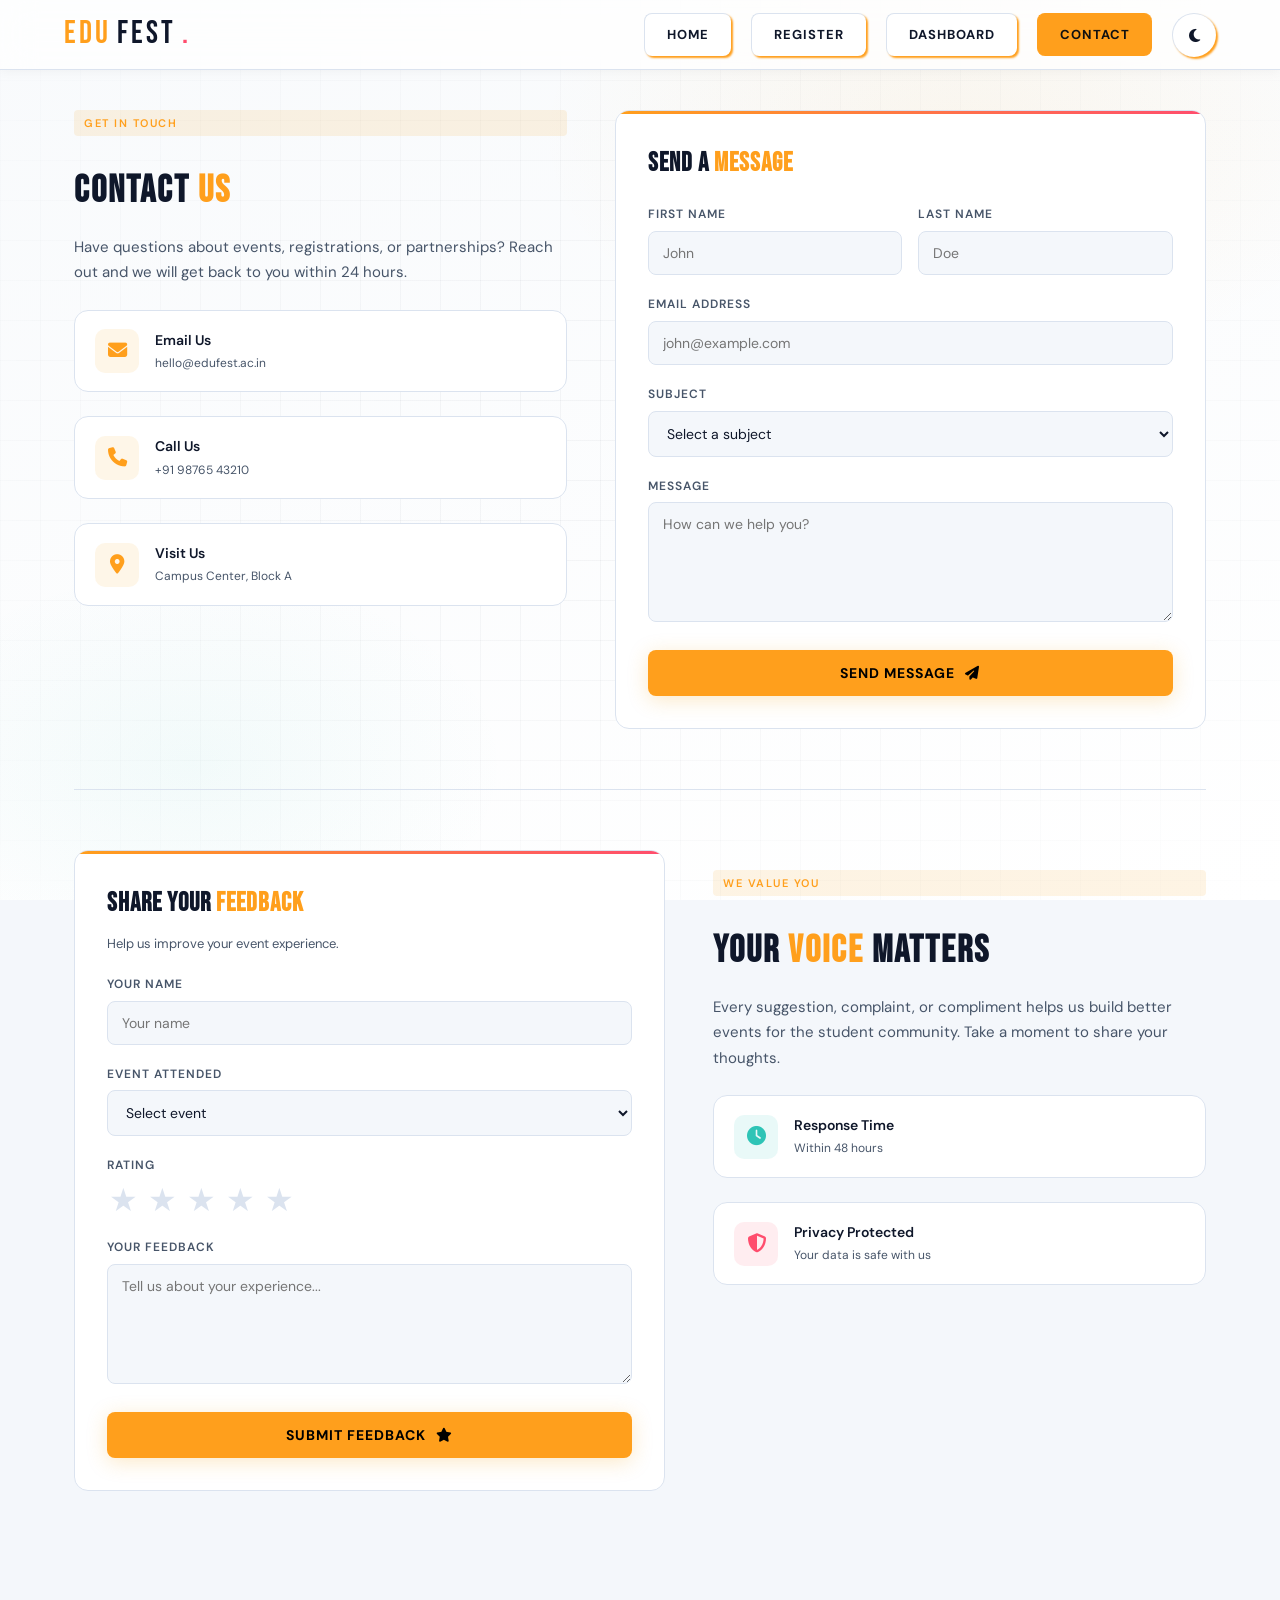
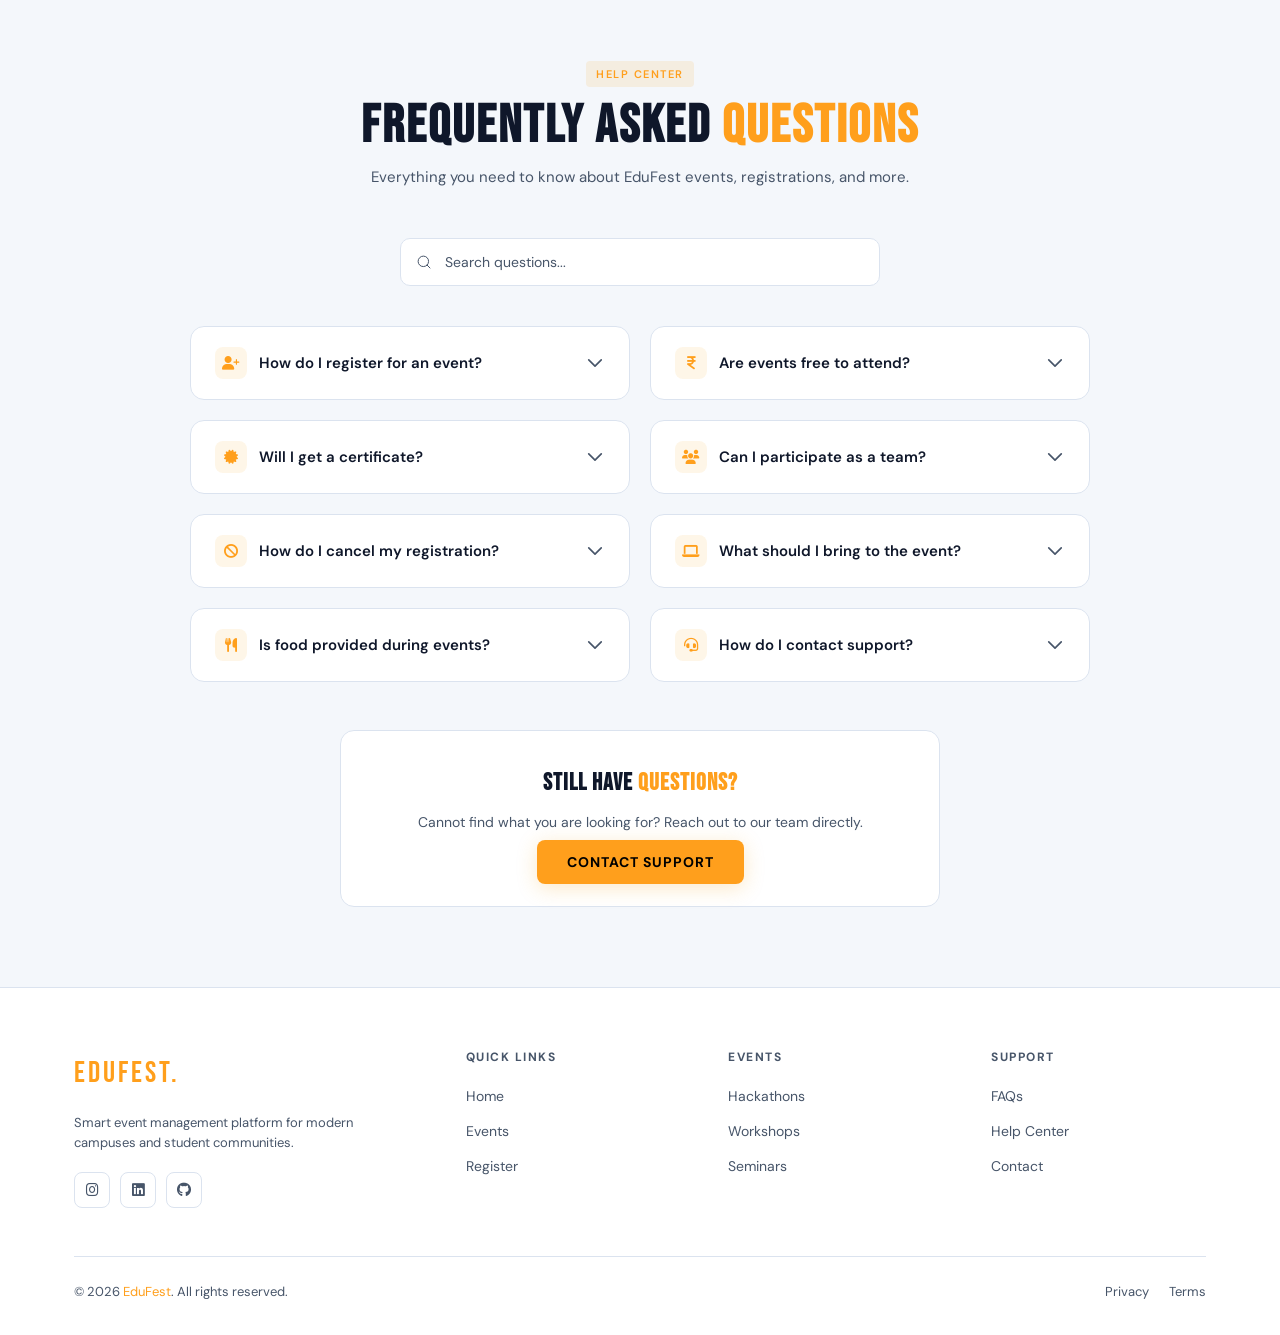
<file: Event_Management_System/Html/contact.html>
<!DOCTYPE html>
<html lang="en">
<head>
  <meta charset="UTF-8" />
  <meta name="viewport" content="width=device-width, initial-scale=1.0"/>
  <title>Contact | EduFest</title>
  <link rel="stylesheet" href="https://cdnjs.cloudflare.com/ajax/libs/font-awesome/6.5.1/css/all.min.css"/>
  <link rel="stylesheet" href="../styles/contact.css">
  <link rel="stylesheet" href="../styles/style.css"/>
  <link rel="icon" type="image/svg+xml" href="../images/edufest_icon.svg">
</head>
<body>

  <!-- NAVBAR -->
  <header>
        <nav id="navbar">
            <div class="nav-logo">
            Edu<span>Fest</span><span class="dot">.</span>
            </div>

            <div style="display:flex;align-items:center;gap:20px;">

                <a href="./index.html" target="_parent" class="nav-cta">
                    Home
                </a>

                <a href="register.html" target="_parent" class="nav-cta">
                    Register
                </a>

                <a href="dashboard.html" target="_parent" class="nav-cta">
                    Dashboard
                </a>

                <a href="./contact.html" class="nav-cta nav-active">
                    Contact
                </a>

                <button id="themeToggle" class="nav-cta nav-theme">
                    <i class="fa-solid fa-moon"></i>
                </button>
            </div>
        </nav>
        
    </header>

 

  <!-- CONTACT SECTION -->
  <section class="contact-page">
    <div class="container">
      <div class="contact-grid">

        <!-- LEFT: INFO -->
        <div class="contact-info">
          <div class="tag">Get in Touch</div>
          <h2>CONTACT <span>US</span></h2>
          <p>Have questions about events, registrations, or partnerships? Reach out and we will get back to you within 24 hours.</p>

          <div class="info-card">
            <div class="info-icon"><i class="fa-solid fa-envelope"></i></div>
            <div class="info-text">
              Email Us
              <small>hello@edufest.ac.in</small>
            </div>
          </div>

          <div class="info-card">
            <div class="info-icon"><i class="fa-solid fa-phone"></i></div>
            <div class="info-text">
              Call Us
              <small>+91 98765 43210</small>
            </div>
          </div>

          <div class="info-card">
            <div class="info-icon"><i class="fa-solid fa-location-dot"></i></div>
            <div class="info-text">
              Visit Us
              <small>Campus Center, Block A</small>
            </div>
          </div>
        </div>

        <!-- RIGHT: CONTACT FORM -->
        <div class="form-card" id="contactFormCard">
          <h3 style="font-family:var(--font-head);font-size:1.6rem;letter-spacing:1px;margin-bottom:20px;">
            SEND A <span style="color:var(--accent);">MESSAGE</span>
          </h3>

          <form id="contactForm" novalidate>
            <div class="form-row">
              <div class="form-group">
                <label class="form-label">First Name</label>
                <input type="text" class="form-input" id="firstName" placeholder="John" required>
                <span class="error-msg" id="firstNameError">Please enter your first name</span>
              </div>
              <div class="form-group">
                <label class="form-label">Last Name</label>
                <input type="text" class="form-input" id="lastName" placeholder="Doe" required>
                <span class="error-msg" id="lastNameError">Please enter your last name</span>
              </div>
            </div>

            <div class="form-group">
              <label class="form-label">Email Address</label>
              <input type="email" class="form-input" id="email" placeholder="john@example.com" required>
              <span class="error-msg" id="emailError">Please enter a valid email</span>
            </div>

            <div class="form-group">
              <label class="form-label">Subject</label>
              <select class="form-select" id="subject" required>
                <option value="">Select a subject</option>
                <option value="general">General Inquiry</option>
                <option value="event">Event Question</option>
                <option value="register">Registration Issue</option>
                <option value="partner">Partnership</option>
              </select>
              <span class="error-msg" id="subjectError">Please select a subject</span>
            </div>

            <div class="form-group">
              <label class="form-label">Message</label>
              <textarea class="form-textarea" id="message" placeholder="How can we help you?" required minlength="10"></textarea>
              <span class="error-msg" id="messageError">Message must be at least 10 characters</span>
            </div>

            <button type="submit" class="btn-submit" id="submitBtn">
              Send Message <i class="fa-solid fa-paper-plane" style="margin-left:6px;"></i>
            </button>
          </form>

          <div class="success-msg" id="contactSuccess">
            <div class="success-icon"><i class="fa-solid fa-check"></i></div>
            <h4 style="font-family:var(--font-head);font-size:1.4rem;letter-spacing:1px;">MESSAGE SENT!</h4>
            <p style="color:var(--muted);font-size:14px;margin-top:6px;">We will get back to you soon.</p>
          </div>
        </div>
      </div>

      <!-- FEEDBACK SECTION -->
      <div class="feedback-section">
        <div class="feedback-grid">

          <!-- LEFT: FEEDBACK FORM -->
          <div class="form-card" id="feedbackFormCard">
            <h3 style="font-family:var(--font-head);font-size:1.6rem;letter-spacing:1px;margin-bottom:8px;">
              SHARE YOUR <span style="color:var(--accent);">FEEDBACK</span>
            </h3>
            <p style="color:var(--muted);font-size:13px;margin-bottom:20px;">Help us improve your event experience.</p>

            <form id="feedbackForm" novalidate>
              <div class="form-group">
                <label class="form-label">Your Name</label>
                <input type="text" class="form-input" id="fbName" placeholder="Your name" required>
                <span class="error-msg" id="fbNameError">Name is required</span>
              </div>

              <div class="form-group">
                <label class="form-label">Event Attended</label>
                <select class="form-select" id="fbEvent" required>
                  <option value="">Select event</option>
                  <option value="hackathon">Hackathon 2026</option>
                  <option value="aiworkshop">AI Workshop</option>
                  <option value="startup">Startup Summit</option>
                  <option value="uiux">UI/UX Bootcamp</option>
                </select>
                <span class="error-msg" id="fbEventError">Please select an event</span>
              </div>

              <div class="form-group">
                <label class="form-label">Rating</label>
                <div class="rating-group" id="starGroup">
                  <button type="button" class="star-btn" data-value="1">★</button>
                  <button type="button" class="star-btn" data-value="2">★</button>
                  <button type="button" class="star-btn" data-value="3">★</button>
                  <button type="button" class="star-btn" data-value="4">★</button>
                  <button type="button" class="star-btn" data-value="5">★</button>
                </div>
                <input type="hidden" id="fbRating" required>
                <span class="error-msg" id="fbRatingError">Please give a rating</span>
              </div>

              <div class="form-group">
                <label class="form-label">Your Feedback</label>
                <textarea class="form-textarea" id="fbMessage" placeholder="Tell us about your experience..." required minlength="15"></textarea>
                <span class="error-msg" id="fbMessageError">Feedback must be at least 15 characters</span>
              </div>

              <button type="submit" class="btn-submit" id="fbSubmitBtn">
                Submit Feedback <i class="fa-solid fa-star" style="margin-left:6px;"></i>
              </button>
            </form>

            <div class="success-msg" id="feedbackSuccess">
              <div class="success-icon"><i class="fa-solid fa-check"></i></div>
              <h4 style="font-family:var(--font-head);font-size:1.4rem;letter-spacing:1px;">THANK YOU!</h4>
              <p style="color:var(--muted);font-size:14px;margin-top:6px;">Your feedback helps us grow.</p>
            </div>
          </div>

          <!-- RIGHT: INFO -->
          <div class="contact-info" style="padding-top:20px;">
            <div class="tag">We Value You</div>
            <h2>YOUR <span>VOICE</span> MATTERS</h2>
            <p>Every suggestion, complaint, or compliment helps us build better events for the student community. Take a moment to share your thoughts.</p>

            <div class="info-card">
              <div class="info-icon" style="background:rgba(46,196,182,.1);color:var(--accent3);"><i class="fa-solid fa-clock"></i></div>
              <div class="info-text">
                Response Time
                <small>Within 48 hours</small>
              </div>
            </div>

            <div class="info-card">
              <div class="info-icon" style="background:rgba(255,77,109,.1);color:var(--accent2);"><i class="fa-solid fa-shield-halved"></i></div>
              <div class="info-text">
                Privacy Protected
                <small>Your data is safe with us</small>
              </div>
            </div>
          </div>

        </div>
      </div>
    </div>
  </section>

   <!-- FAQ SECTION -->
  <section class="faq-page" id="faq">
    <div class="container">

      <div class="faq-header">
        <div class="tag">Help Center</div>
        <h2>FREQUENTLY ASKED <span>QUESTIONS</span></h2>
        <p>Everything you need to know about EduFest events, registrations, and more.</p>
      </div>

      <!-- Search -->
      <div class="faq-search-wrap">
        <svg xmlns="http://www.w3.org/2000/svg" fill="none" viewBox="0 0 24 24" stroke-width="1.5" stroke="currentColor">
          <path stroke-linecap="round" stroke-linejoin="round" d="m21 21-4.35-4.35m0 0A7.5 7.5 0 1 0 5.5 5.5a7.5 7.5 0 0 0 11.15 11.15Z" />
        </svg>
        <input type="text" class="faq-search" id="faqSearch" placeholder="Search questions...">
      </div>

      <!-- FAQ Grid -->
      <div class="faq-grid" id="faqGrid">

        <div class="faq-item" data-question="register sign up how to">
          <button class="faq-question" onclick="toggleFaq(this)">
            <span class="faq-question-text">
              <span class="faq-icon"><i class="fa-solid fa-user-plus"></i></span>
              How do I register for an event?
            </span>
            <svg class="faq-chevron" xmlns="http://www.w3.org/2000/svg" fill="none" viewBox="0 0 24 24" stroke-width="2" stroke="currentColor">
              <path stroke-linecap="round" stroke-linejoin="round" d="m19.5 8.25-7.5 7.5-7.5-7.5" />
            </svg>
          </button>
          <div class="faq-answer">
            <div class="faq-answer-inner">
              Click the "Register" button on any event card or visit the <a href="register.html">Registration Page</a>. Fill in your details, select the event, and submit. You will receive a confirmation instantly.
            </div>
          </div>
        </div>

        <div class="faq-item" data-question="cost free payment fee price">
          <button class="faq-question" onclick="toggleFaq(this)">
            <span class="faq-question-text">
              <span class="faq-icon"><i class="fa-solid fa-indian-rupee-sign"></i></span>
              Are events free to attend?
            </span>
            <svg class="faq-chevron" xmlns="http://www.w3.org/2000/svg" fill="none" viewBox="0 0 24 24" stroke-width="2" stroke="currentColor">
              <path stroke-linecap="round" stroke-linejoin="round" d="m19.5 8.25-7.5 7.5-7.5-7.5" />
            </svg>
          </button>
          <div class="faq-answer">
            <div class="faq-answer-inner">
              Many events like Hackathons and Startup Summits are completely free. Some workshops may have a nominal fee (₹299–₹499) to cover materials and certificates.
            </div>
          </div>
        </div>

        <div class="faq-item" data-question="certificate participation">
          <button class="faq-question" onclick="toggleFaq(this)">
            <span class="faq-question-text">
              <span class="faq-icon"><i class="fa-solid fa-certificate"></i></span>
              Will I get a certificate?
            </span>
            <svg class="faq-chevron" xmlns="http://www.w3.org/2000/svg" fill="none" viewBox="0 0 24 24" stroke-width="2" stroke="currentColor">
              <path stroke-linecap="round" stroke-linejoin="round" d="m19.5 8.25-7.5 7.5-7.5-7.5" />
            </svg>
          </button>
          <div class="faq-answer">
            <div class="faq-answer-inner">
              Yes! All participants receive a digital certificate of participation. Winners and top performers get additional merit certificates and goodies.
            </div>
          </div>
        </div>

        <div class="faq-item" data-question="team group members hackathon">
          <button class="faq-question" onclick="toggleFaq(this)">
            <span class="faq-question-text">
              <span class="faq-icon"><i class="fa-solid fa-users"></i></span>
              Can I participate as a team?
            </span>
            <svg class="faq-chevron" xmlns="http://www.w3.org/2000/svg" fill="none" viewBox="0 0 24 24" stroke-width="2" stroke="currentColor">
              <path stroke-linecap="round" stroke-linejoin="round" d="m19.5 8.25-7.5 7.5-7.5-7.5" />
            </svg>
          </button>
          <div class="faq-answer">
            <div class="faq-answer-inner">
              Absolutely! Hackathons allow teams of 2–4 members. Each member must register individually and mention the team name during registration.
            </div>
          </div>
        </div>

        <div class="faq-item" data-question="cancel refund unregister">
          <button class="faq-question" onclick="toggleFaq(this)">
            <span class="faq-question-text">
              <span class="faq-icon"><i class="fa-solid fa-ban"></i></span>
              How do I cancel my registration?
            </span>
            <svg class="faq-chevron" xmlns="http://www.w3.org/2000/svg" fill="none" viewBox="0 0 24 24" stroke-width="2" stroke="currentColor">
              <path stroke-linecap="round" stroke-linejoin="round" d="m19.5 8.25-7.5 7.5-7.5-7.5" />
            </svg>
          </button>
          <div class="faq-answer">
            <div class="faq-answer-inner">
              Visit your <a href="dashboard.html">Dashboard</a> to view registered events. Click "Cancel" next to the event you wish to withdraw from. Refunds for paid events are processed within 5–7 working days.
            </div>
          </div>
        </div>

        <div class="faq-item" data-question="bring laptop equipment items">
          <button class="faq-question" onclick="toggleFaq(this)">
            <span class="faq-question-text">
              <span class="faq-icon"><i class="fa-solid fa-laptop"></i></span>
              What should I bring to the event?
            </span>
            <svg class="faq-chevron" xmlns="http://www.w3.org/2000/svg" fill="none" viewBox="0 0 24 24" stroke-width="2" stroke="currentColor">
              <path stroke-linecap="round" stroke-linejoin="round" d="m19.5 8.25-7.5 7.5-7.5-7.5" />
            </svg>
          </button>
          <div class="faq-answer">
            <div class="faq-answer-inner">
              Bring your college ID card, a laptop (for coding events), a notebook, and a water bottle. For workshops, specific requirements will be emailed to you before the event.
            </div>
          </div>
        </div>

        <div class="faq-item" data-question="food lunch snacks refreshments">
          <button class="faq-question" onclick="toggleFaq(this)">
            <span class="faq-question-text">
              <span class="faq-icon"><i class="fa-solid fa-utensils"></i></span>
              Is food provided during events?
            </span>
            <svg class="faq-chevron" xmlns="http://www.w3.org/2000/svg" fill="none" viewBox="0 0 24 24" stroke-width="2" stroke="currentColor">
              <path stroke-linecap="round" stroke-linejoin="round" d="m19.5 8.25-7.5 7.5-7.5-7.5" />
            </svg>
          </button>
          <div class="faq-answer">
            <div class="faq-answer-inner">
              Yes, full-day events include complimentary lunch and refreshments. Snacks and beverages are provided during breaks for all half-day workshops and seminars.
            </div>
          </div>
        </div>

        <div class="faq-item" data-question="contact support help reach">
          <button class="faq-question" onclick="toggleFaq(this)">
            <span class="faq-question-text">
              <span class="faq-icon"><i class="fa-solid fa-headset"></i></span>
              How do I contact support?
            </span>
            <svg class="faq-chevron" xmlns="http://www.w3.org/2000/svg" fill="none" viewBox="0 0 24 24" stroke-width="2" stroke="currentColor">
              <path stroke-linecap="round" stroke-linejoin="round" d="m19.5 8.25-7.5 7.5-7.5-7.5" />
            </svg>
          </button>
          <div class="faq-answer">
            <div class="faq-answer-inner">
              You can reach us via the <a href="contact.html">Contact Page</a>, email us at hello@edufest.ac.in, or call +91 98765 43210. Our support team is available Monday–Saturday, 9 AM to 6 PM.
            </div>
          </div>
        </div>

        <!-- No results message -->
        <div class="faq-no-results" id="noResults">
          <div class="nr-icon">🔍</div>
          <h3>No Questions Found</h3>
          <p>Try a different search term or <a href="contact.html">contact us</a> directly.</p>
        </div>

      </div>

      <!-- CTA -->
      <div class="faq-cta">
        <h3>STILL HAVE <span style="color:var(--accent);">QUESTIONS?</span></h3>
        <p>Cannot find what you are looking for? Reach out to our team directly.</p>
        <a href="contact.html" target="_self" class="btn-primary">Contact Support</a>
      </div>

    </div>
  </section>


  <!-- FOOTER -->
  <footer id="footer">

    <div class="container">

      <div class="footer-grid">

        <div class="footer-brand">

          <div class="footer-logo">
            EduFest.
          </div>

          <p class="footer-tagline">
            Smart event management platform for
            modern campuses and student communities.
          </p>

          <div class="footer-socials">

            <a href="#" class="social-btn">
              <i class="fab fa-instagram"></i>
            </a>

            <a href="#" class="social-btn">
              <i class="fab fa-linkedin"></i>
            </a>

            <a href="#" class="social-btn">
              <i class="fab fa-github"></i>
            </a>

          </div>

        </div>

        <div class="footer-col">

          <h4>Quick Links</h4>

          <ul>
            <li><a href="./index.html#hero">Home</a></li>
            <li><a href="./index.html#events">Events</a></li>
            <li><a href="register.html">Register</a></li>
          </ul>

        </div>

        <div class="footer-col">

          <h4>Events</h4>

          <ul>
            <li><a href="./index.html#events">Hackathons</a></li>
            <li><a href="./index.html#events">Workshops</a></li>
            <li><a href="./index.html#events">Seminars</a></li>
          </ul>

        </div>

        <div class="footer-col">

          <h4>Support</h4>

          <ul>
            <li><a href="./contact.html#faq">FAQs</a></li>
            <li><a href="./contact.html">Help Center</a></li>
            <li><a href="./contact.html">Contact</a></li>
          </ul>

        </div>

      </div>

      <div class="footer-bottom">

        <div class="footer-copy">
          © 2026 <span>EduFest</span>. All rights reserved.
        </div>

        <div class="footer-links">
          <a href="#">Privacy</a>
          <a href="#">Terms</a>
        </div>

      </div>

    </div>

  </footer>

  <script src="../js/app.js"></script>
  <script src="../js/contact.js"></script>
  <script src="../js/theme.js"></script>
</body>
</html>
</file>
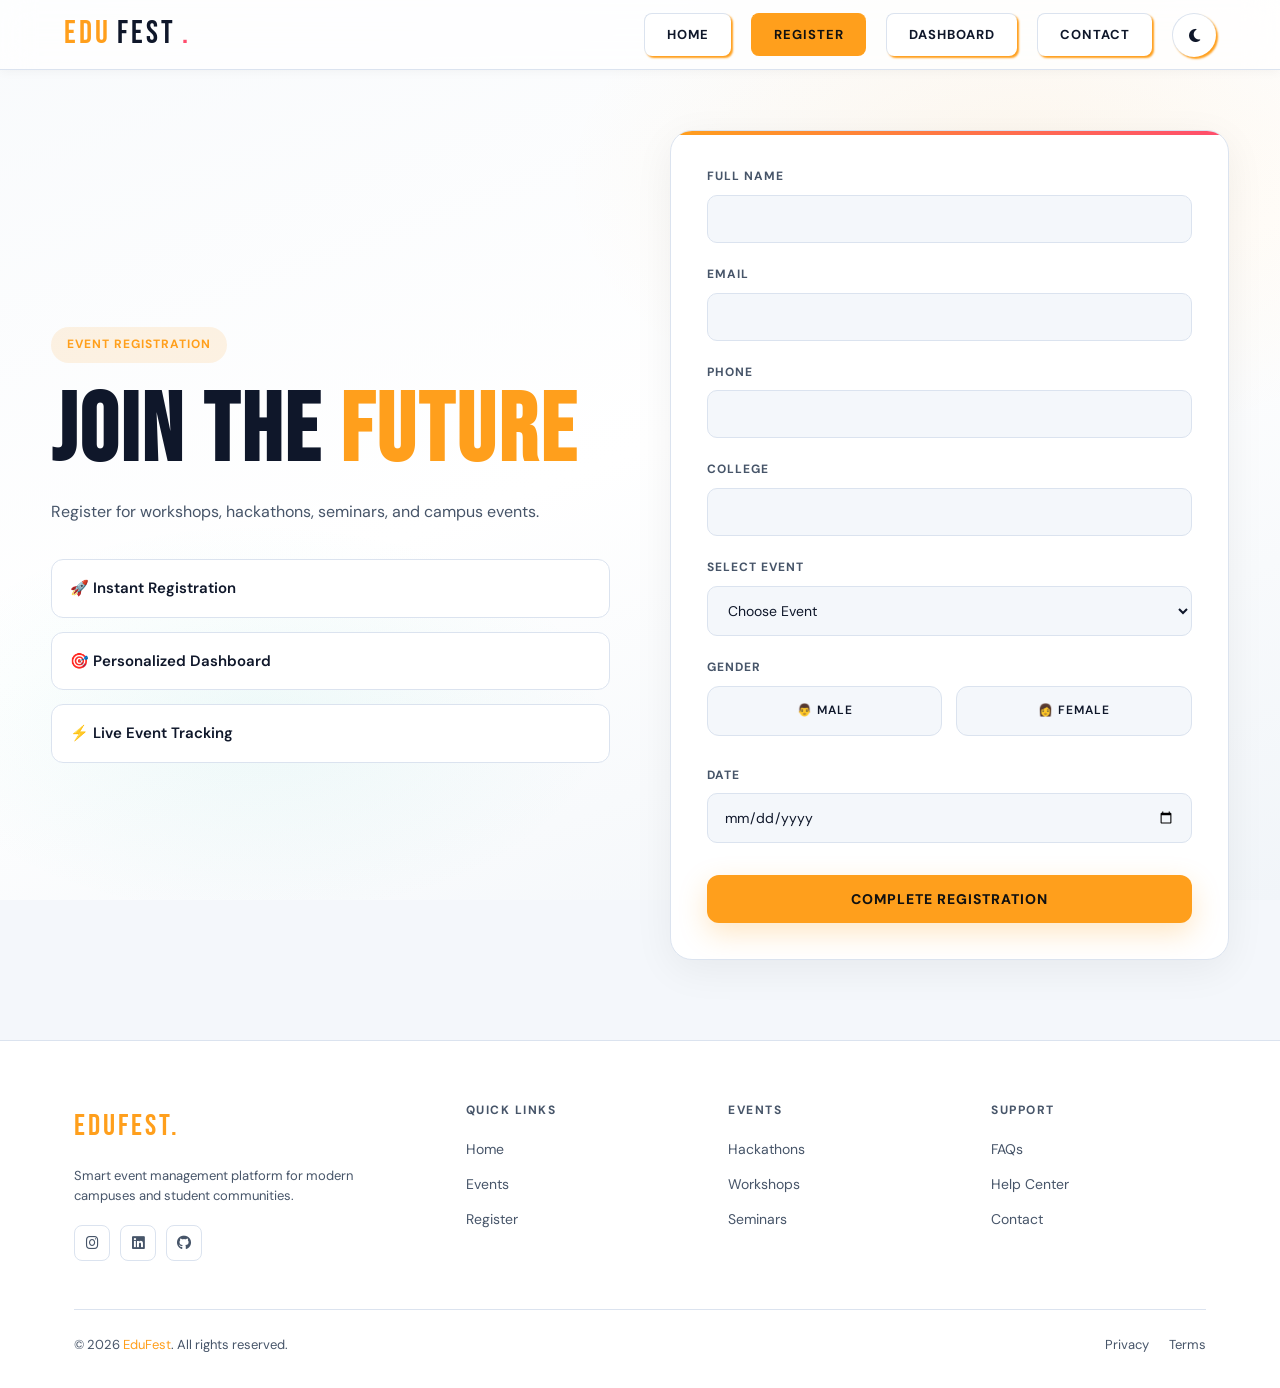
<file: Event_Management_System/Html/dashboard.html>
<!DOCTYPE html>
<html lang="en">

<head>

    <meta charset="UTF-8">

    <meta name="viewport"
          content="width=device-width, initial-scale=1.0">

    <title>Dashboard | EduFest</title>
    <link rel="icon" type="image/svg+xml" href="../images/edufest_icon.svg">
    
    <link rel="stylesheet" href="../styles/style.css">
    <link rel="stylesheet" href="../styles/dashboard.css">

    <link
      rel="stylesheet"
      href="https://cdnjs.cloudflare.com/ajax/libs/font-awesome/6.5.1/css/all.min.css"
    />
</head>

<body>

    <!-- NAVBAR — unchanged -->

    <header>
        <nav id="navbar">
            <div class="nav-logo">
            Edu<span>Fest</span><span class="dot">.</span>
            </div>

            <div style="display:flex;align-items:center;gap:20px;">

                <a href="index.html" class="nav-cta">
                    Home
                </a>

                <a href="./register.html" class="nav-cta">
                    Register
                </a>

                <a href="./dashboard.html" class="nav-cta nav-active">
                    Dashboard
                </a>

                <a href="./contact.html" class="nav-cta">
                    Contact
                </a>

                <button id="themeToggle" class="nav-cta nav-theme">
                    <i class="fa-solid fa-moon"></i>
                </button>
            </div>
        </nav>
    </header>


    <!-- DASHBOARD -->

    <section id="events">

        <div class="container">

            <div class="dashboard-hero">

                <div>

                    <div class="tag">
                        Personal Dashboard
                    </div>

                    <h1 class="dashboard-title">

                        Welcome,
                        <span id="welcomeName">
                            User
                        </span>

                    </h1>

                    <p class="dashboard-subtitle">

                        Track your registered events,
                        upcoming workshops,
                        and participation details.

                    </p>

                </div>

                <div class="dashboard-stats-card">

                    <h3>Total Registrations</h3>

                    <div id="registrationCount">
                        0
                    </div>

                </div>

            </div>

            <!-- USER INFO CARD -->

            <div class="dashboard-user-card">

                <div class="dashboard-user-left">

                    <div class="dashboard-avatar">
                        👨‍🎓
                    </div>

                    <div>

                        <h3 id="dashboardUserName">
                            User
                        </h3>

                        <p id="dashboardUserEmail">
                            email@gmail.com
                        </p>

                    </div>

                </div>

            </div>


            <!-- EVENT GRID -->

            <div id="dashboardGrid">

            </div>

        </div>

    </section>

    <footer id="footer">

    <div class="container">

      <div class="footer-grid">

        <div class="footer-brand">

          <div class="footer-logo">
            EduFest.
          </div>

          <p class="footer-tagline">
            Smart event management platform for
            modern campuses and student communities.
          </p>

          <div class="footer-socials">

            <a href="#" class="social-btn">
              <i class="fab fa-instagram"></i>
            </a>

            <a href="#" class="social-btn">
              <i class="fab fa-linkedin"></i>
            </a>

            <a href="#" class="social-btn">
              <i class="fab fa-github"></i>
            </a>

          </div>

        </div>

        <div class="footer-col">

          <h4>Quick Links</h4>

          <ul>
            <li><a href="./index.html#hero">Home</a></li>
            <li><a href="./index.html#events">Events</a></li>
            <li><a href="register.html">Register</a></li>
          </ul>

        </div>

        <div class="footer-col">

          <h4>Events</h4>

          <ul>
            <li><a href="./index.html#events">Hackathons</a></li>
            <li><a href="./index.html#events">Workshops</a></li>
            <li><a href="./index.html#events">Seminars</a></li>
          </ul>

        </div>

        <div class="footer-col">

          <h4>Support</h4>

          <ul>
            <li><a href="./contact.html#faq">FAQs</a></li>
            <li><a href="./contact.html">Help Center</a></li>
            <li><a href="./contact.html">Contact</a></li>
          </ul>

        </div>

      </div>

      <div class="footer-bottom">

        <div class="footer-copy">
          © 2026 <span>EduFest</span>. All rights reserved.
        </div>

        <div class="footer-links">
          <a href="#">Privacy</a>
          <a href="#">Terms</a>
        </div>

      </div>

    </div>

  </footer>   

    <script src="../js/dashboard.js"></script>
    <script src="../js/theme.js"></script>

</body>

</html>
</file>
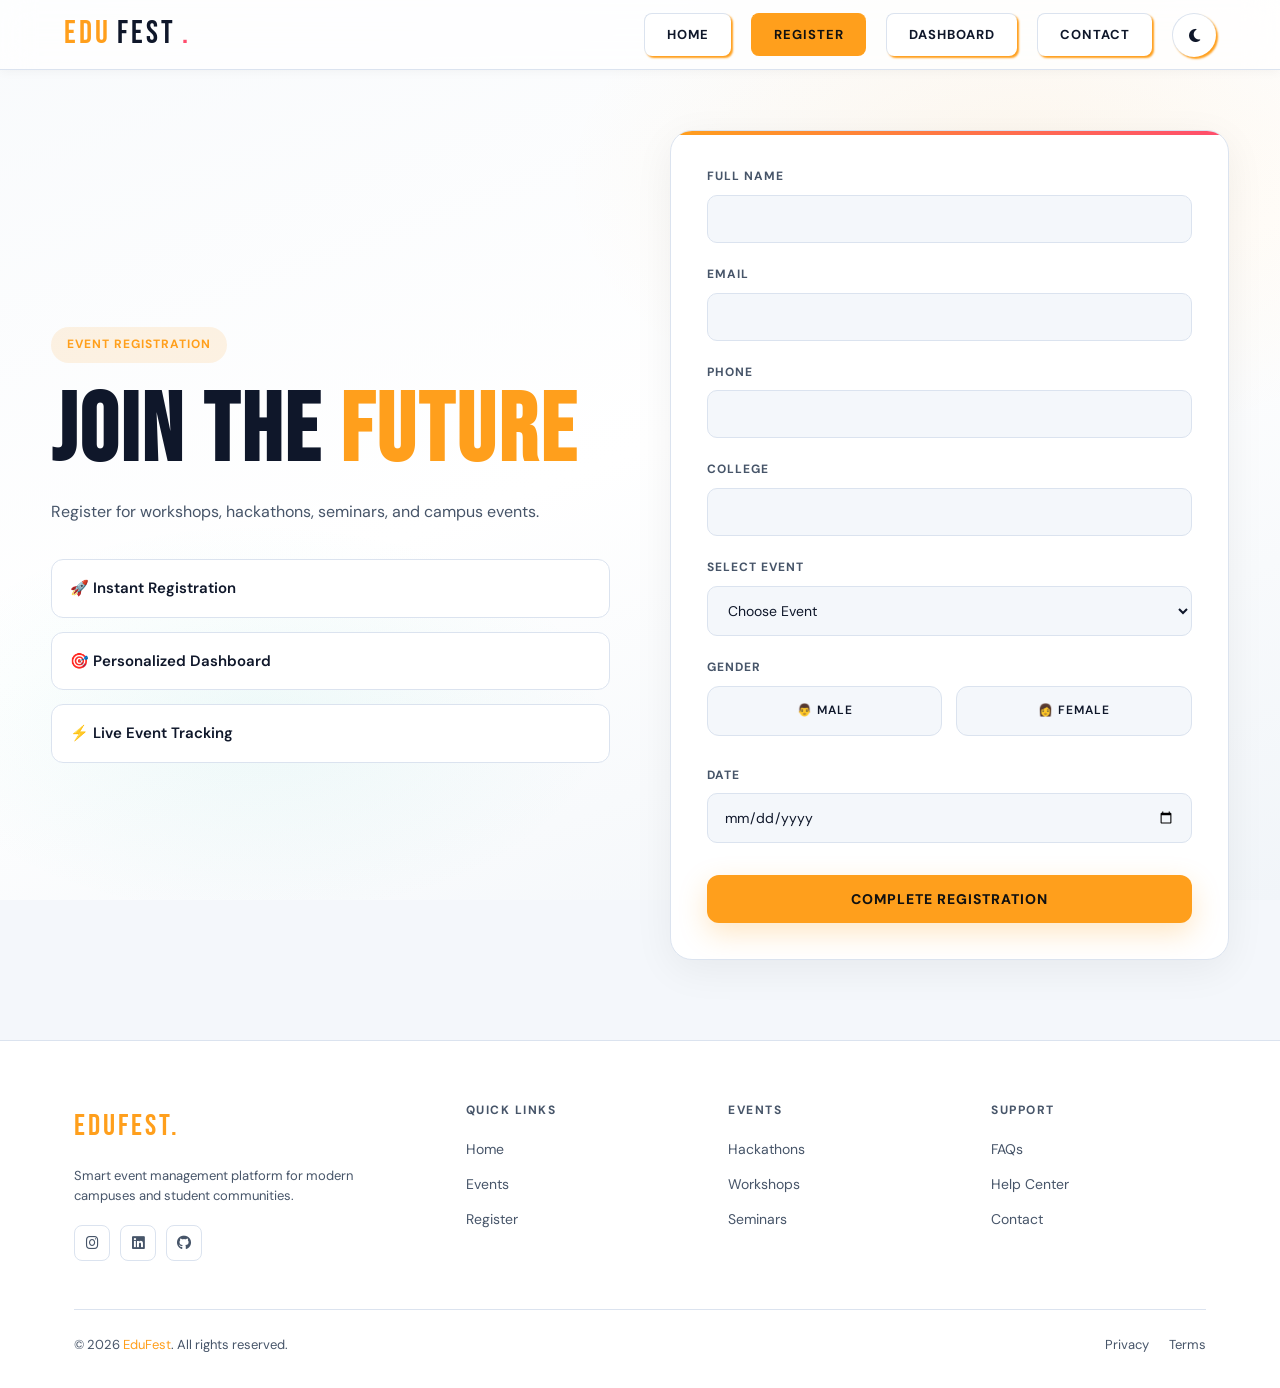
<file: Event_Management_System/Html/register.html>
<!DOCTYPE html>
<html lang="en">
<head>

<meta charset="UTF-8">

<meta name="viewport"
      content="width=device-width, initial-scale=1.0">

<title>Register | EduFest</title>
<link rel="icon" type="image/svg+xml" href="./images/edufest_icon.svg">

<link
rel="stylesheet"
href="https://cdnjs.cloudflare.com/ajax/libs/font-awesome/6.5.1/css/all.min.css"
/>
<link rel="stylesheet" href="../styles/style.css">
<link rel="stylesheet"
      href="../styles/register.css">
</head>
 
<body>
 
    <header>
        <nav id="navbar">
            <div class="nav-logo">
            Edu<span>Fest</span><span class="dot">.</span>
            </div>

            <div style="display:flex;align-items:center;gap:20px;">

                <a href="index.html" class="nav-cta">
                    Home
                </a>

                <a href="./register.html" class="nav-cta nav-active">
                    Register
                </a>

                <a href="./dashboard.html" class="nav-cta">
                    Dashboard
                </a>

                <a href="./contact.html" class="nav-cta">
                    Contact
                </a>

                <button id="themeToggle" class="nav-cta nav-theme">
                    <i class="fa-solid fa-moon"></i>
                </button>
            </div>
        </nav>
        
    </header>

<section class="register-page">

    <div class="register-bg"></div>

    <div class="register-container">

        <div class="register-left">

            <div class="tag">
                Event Registration
            </div>

            <h1 class="register-title">

                JOIN THE
                <span>FUTURE</span>

            </h1>

            <p class="register-desc">

                Register for workshops,
                hackathons, seminars,
                and campus events.

            </p>

            <div class="register-points">

                <div>🚀 Instant Registration</div>
                <div>🎯 Personalized Dashboard</div>
                <div>⚡ Live Event Tracking</div>

            </div>

        </div>

        <div class="register-form-box">

            <form id="registrationForm">

                <div class="form-group">

                    <label>Full Name</label>

                    <input type="text"
                           id="name">

                    <small class="error-text"></small>

                </div>

                <div class="form-group">

                    <label>Email</label>

                    <input type="email"
                           id="email">

                    <small class="error-text"></small>

                </div>

                <div class="form-group">

                    <label>Phone</label>

                    <input type="text"
                           id="phone">

                    <small class="error-text"></small>

                </div>

                <div class="form-group">

                    <label>College</label>

                    <input type="text"
                           id="college">

                    <small class="error-text"></small>

                </div>

                <div class="form-group">

                    <label>Select Event</label>

                    <select id="event">

                        <option value="">
                            Choose Event
                        </option>

                        <option>
                            Hackathon 2026
                        </option>

                        

                        <option>
                            AI Workshop
                        </option>

                        <option>
                            Startup Summit
                        </option>

                        <option>
                            UI/UX Bootcamp
                        </option>

                    </select>

                    <small class="error-text"></small>

                </div>

                <div class="form-group">
                    <label>Gender</label>
                    <div class="gender-options">
                        <label class="gender-card">
                            <input type="radio"
                                name="gender"
                                value="Male">
                            <span>👨 Male</span>
                        </label>
                        <label class="gender-card">
                            <input type="radio"
                                name="gender"
                                value="Female">
                            <span>👩 Female</span>
                        </label>
                    </div>
                    <small id="genderError"
                        class="error-text"></small>
                </div>

                <div class="form-group">

                    <label>Date</label>

                    <input type="date"
                           id="date">

                    <small class="error-text"></small>

                </div>

                <button type="submit"
                        class="register-submit-btn">

                    Complete Registration

                </button>

            </form>

        </div>

    </div>

</section>


<footer id="footer">

    <div class="container">

      <div class="footer-grid">

        <div class="footer-brand">

          <div class="footer-logo">
            EduFest.
          </div>

          <p class="footer-tagline">
            Smart event management platform for
            modern campuses and student communities.
          </p>

          <div class="footer-socials">

            <a href="#" class="social-btn">
              <i class="fab fa-instagram"></i>
            </a>

            <a href="#" class="social-btn">
              <i class="fab fa-linkedin"></i>
            </a>

            <a href="#" class="social-btn">
              <i class="fab fa-github"></i>
            </a>

          </div>

        </div>

        <div class="footer-col">

          <h4>Quick Links</h4>

          <ul>
            <li><a href="./index.html#hero">Home</a></li>
            <li><a href="./index.html#events">Events</a></li>
            <li><a href="register.html">Register</a></li>
          </ul>

        </div>

        <div class="footer-col">

          <h4>Events</h4>

          <ul>
            <li><a href="./index.html#events">Hackathons</a></li>
            <li><a href="./index.html#events">Workshops</a></li>
            <li><a href="./index.html#events">Seminars</a></li>
          </ul>

        </div>

        <div class="footer-col">

          <h4>Support</h4>

          <ul>
            <li><a href="./contact.html#faq">FAQs</a></li>
            <li><a href="./contact.html">Help Center</a></li>
            <li><a href="./contact.html">Contact</a></li>
          </ul>

        </div>

      </div>

      <div class="footer-bottom">

        <div class="footer-copy">
          © 2026 <span>EduFest</span>. All rights reserved.
        </div>

        <div class="footer-links">
          <a href="#">Privacy</a>
          <a href="#">Terms</a>
        </div>

      </div>

    </div>

  </footer>

<script src="../js/register.js"></script>
<script src="../js/theme.js"></script>
</body>
</html>
</file>
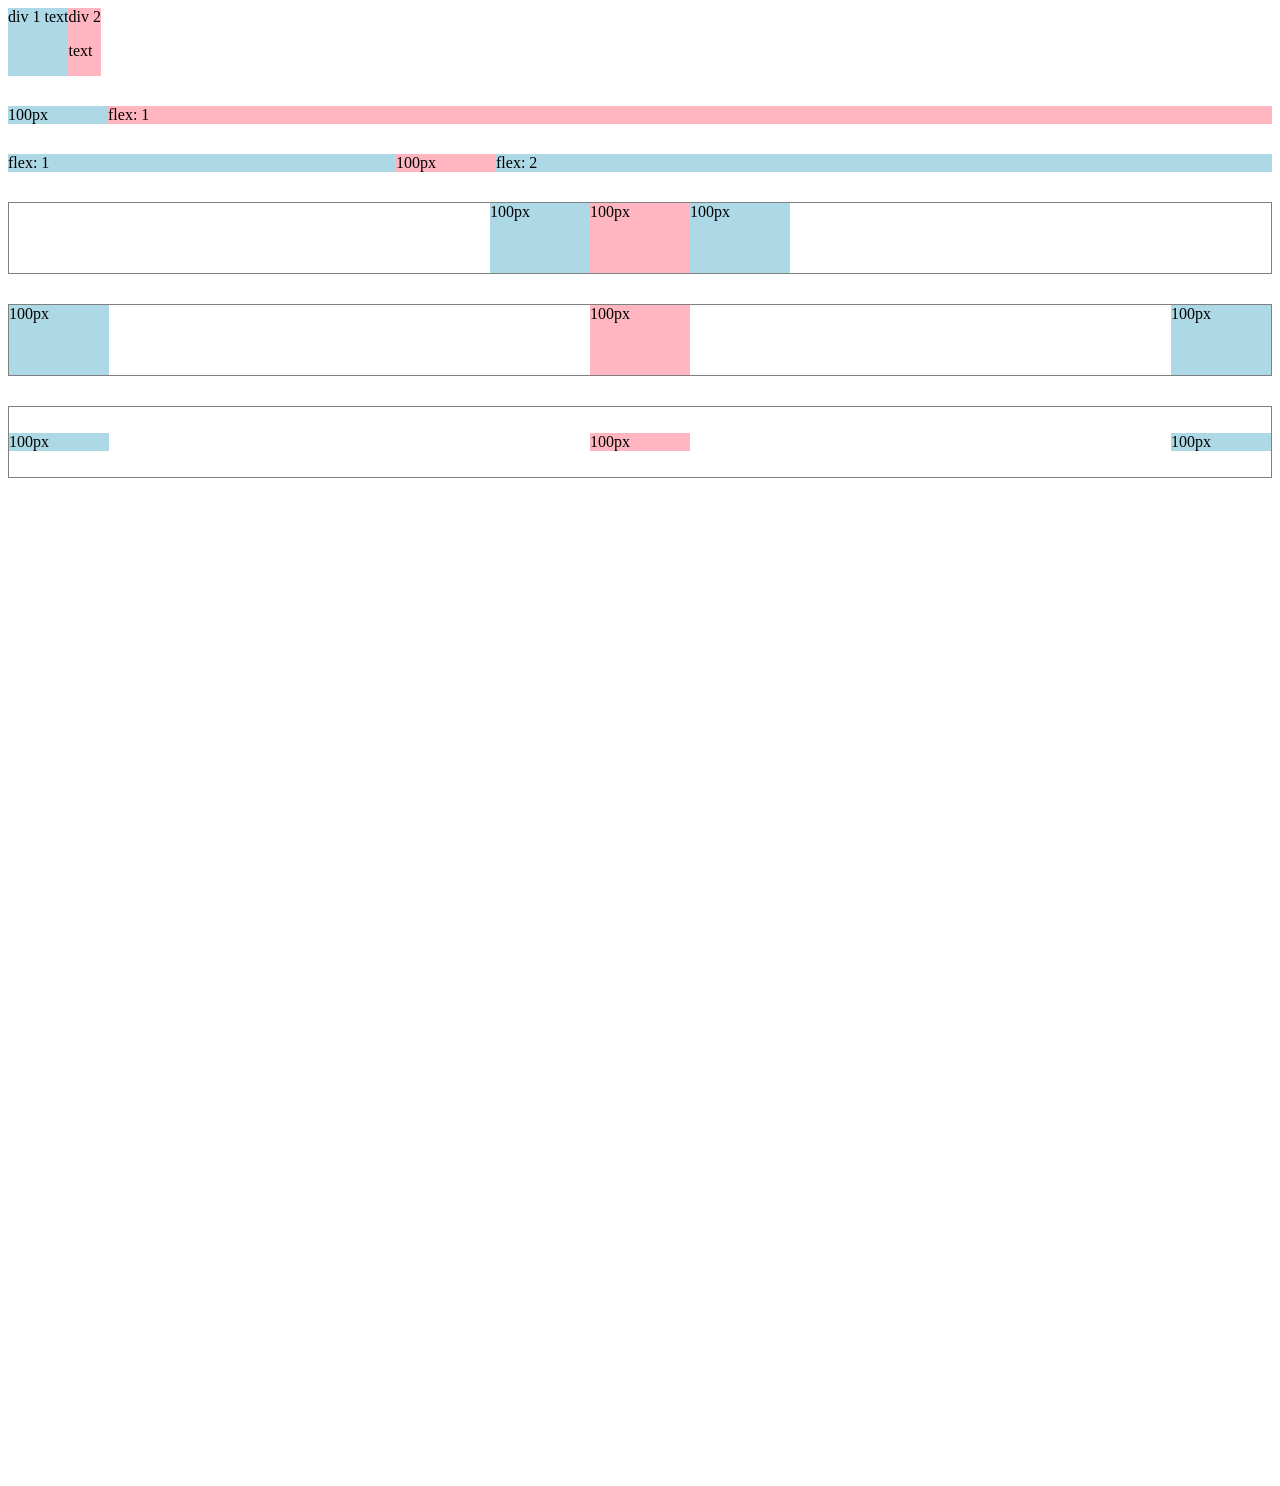
<file: Youtube-Clone-Practice/Flex/flexbox.html>
<!DOCTYPE html>
<html>
  <head>
    <title>Flexbox Practice</title>
  </head>
  <body style="padding-bottom: 1000px;">
    <div style="
      display: flex;
      flex-direction: row;
    ">
      <div style="background-color: lightblue;">div 1 text</div>
      <div style="background-color: lightpink;">div 2 <p>text</p></div>
    </div>

    <div style="
      margin-top: 30px;
      display: flex;
      flex-direction: row;
    ">
      <div style="
        background-color: lightblue;
        width: 100px;
      ">100px</div>
      <div style="
        background-color: lightpink;
        flex: 1;
      ">flex: 1</div>
    </div>

    <div style="
      margin-top: 30px;
      display: flex;
      flex-direction: row;
    ">
      <div style="
        background-color: lightblue;
        flex: 1;
      ">flex: 1</div>
      <div style="
        background-color: lightpink;
        width: 100px;
      ">100px</div>
      <div style="
        background-color: lightblue;
        flex: 2;
      ">flex: 2</div>
    </div>

    <div style="
      margin-top: 30px;
      height: 70px;
      border-width: 1px;
      border-style: solid;
      border-color: gray;

      display: flex;
      flex-direction: row;
      justify-content: center;
    ">
      <div style="
        background-color: lightblue;
        width: 100px;
      ">100px</div>
      <div style="
        background-color: lightpink;
        width: 100px;
      ">100px</div>
      <div style="
        background-color: lightblue;
        width: 100px;
      ">100px</div>
    </div>

    <div style="
      margin-top: 30px;
      height: 70px;
      border-width: 1px;
      border-style: solid;
      border-color: gray;

      display: flex;
      flex-direction: row;
      justify-content: space-between;
    ">
      <div style="
        background-color: lightblue;
        width: 100px;
      ">100px</div>
      <div style="
        background-color: lightpink;
        width: 100px;
      ">100px</div>
      <div style="
        background-color: lightblue;
        width: 100px;
      ">100px</div>
    </div>

    <div style="
      margin-top: 30px;
      height: 70px;
      border-width: 1px;
      border-style: solid;
      border-color: gray;

      display: flex;
      flex-direction: row;
      justify-content: space-between;
      align-items: center;
    ">
      <div style="
        background-color: lightblue;
        width: 100px;
      ">100px</div>
      <div style="
        background-color: lightpink;
        width: 100px;
      ">100px</div>
      <div style="
        background-color: lightblue;
        width: 100px;
      ">100px</div>
    </div>
  </body>
</html>
</file>
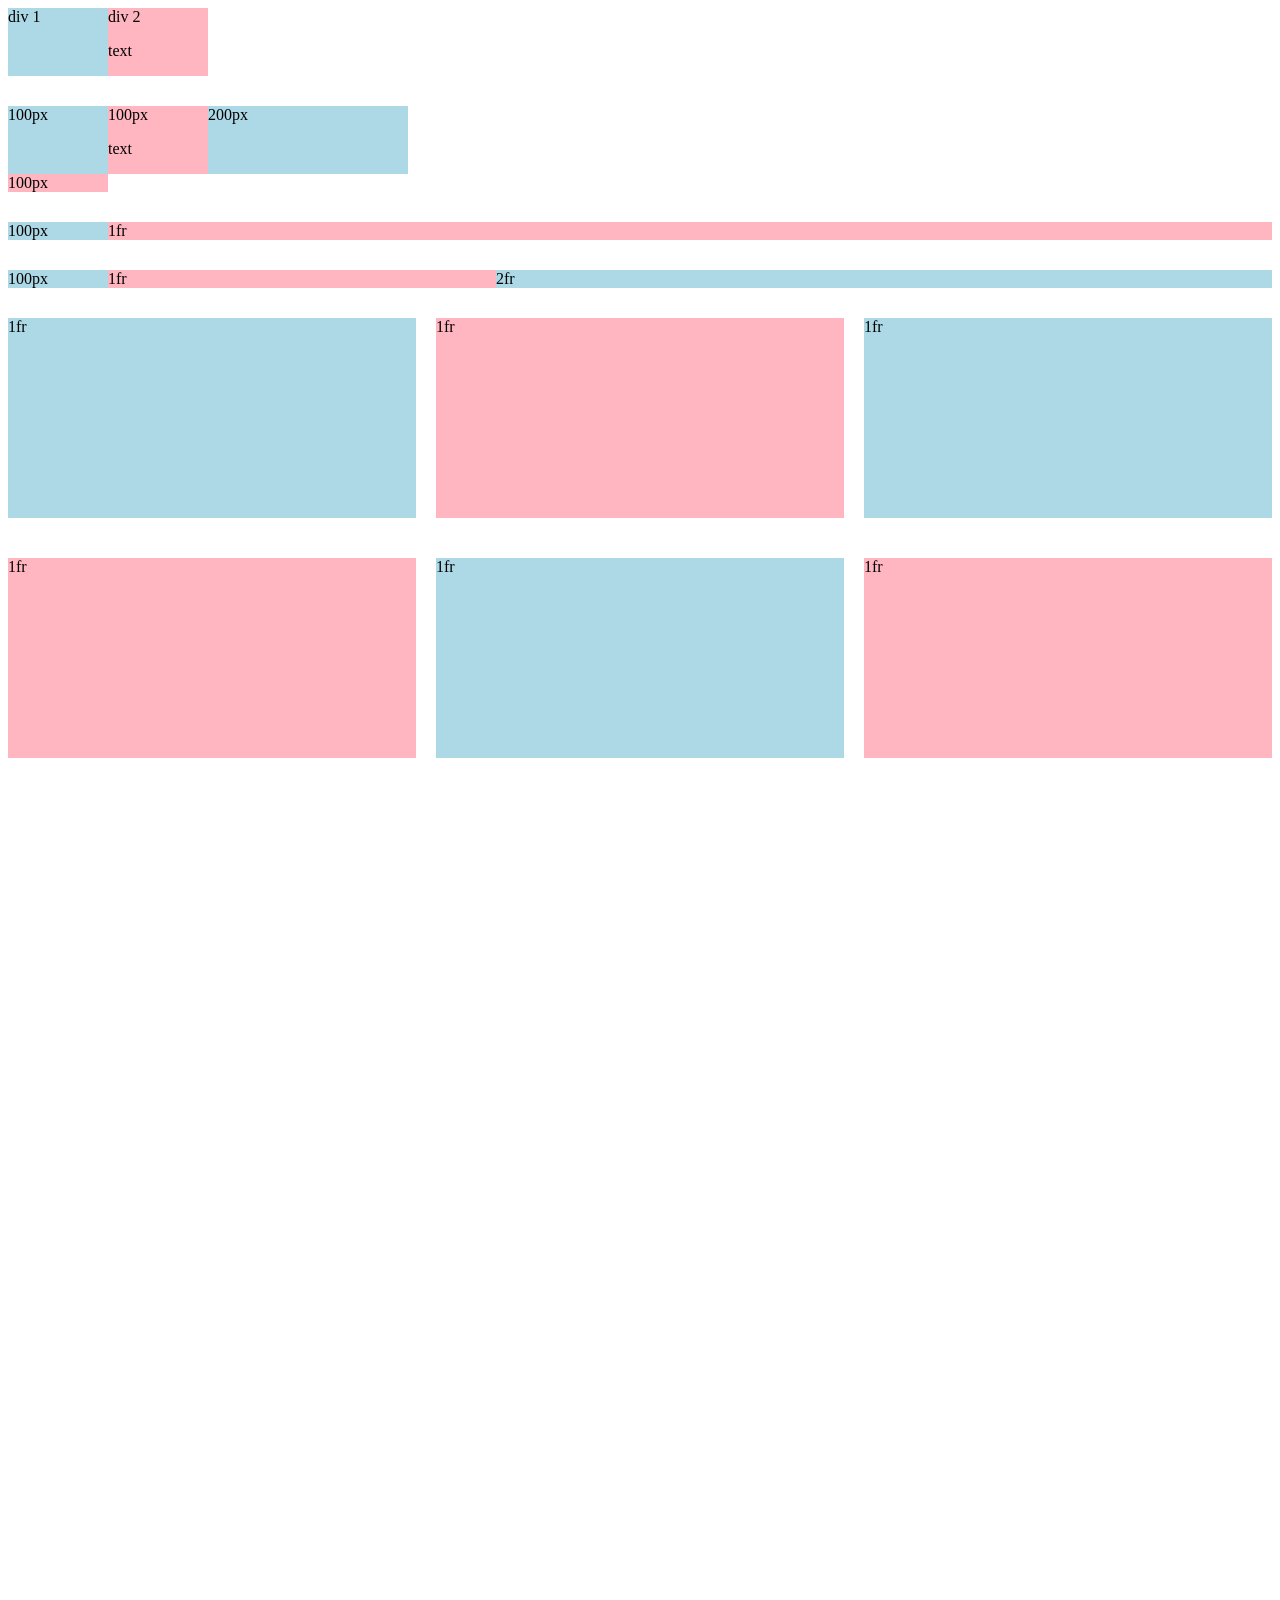
<file: Youtube-Clone-Practice/Flex/grid.html>
<!DOCTYPE html>
<html>
  <head>
    <title>Grid Practice</title>
  </head>
  <body style="padding-bottom: 1000px;">
    <div style="
      display: grid;
      grid-template-columns: 100px 100px;
    ">
      <div style="background-color: lightblue;">div 1</div>
      <div style="background-color: lightpink;">div 2<p>text</p></div>
    </div>

    <div style="
      margin-top: 30px;
      display: grid;
      grid-template-columns: 100px 100px 200px;
    ">
      <div style="background-color: lightblue;">100px</div>
      <div style="background-color: lightpink;">100px<p>text</p></div>
      <div style="background-color: lightblue;">200px</div>
      <div style="background-color: lightpink;">100px</div>
    </div>

    <div style="
      margin-top: 30px;
      display: grid;
      grid-template-columns: 100px 1fr;
    ">
      <div style="background-color: lightblue;">100px</div>
      <div style="background-color: lightpink;">1fr</div>
    </div>

    <div style="
      margin-top: 30px;
      display: grid;
      grid-template-columns: 100px 1fr 2fr;
    ">
      <div style="background-color: lightblue;">100px</div>
      <div style="background-color: lightpink;">1fr</div>
      <div style="background-color: lightblue;">2fr</div>
    </div>

    <div style="
      margin-top: 30px;
      display: grid;
      grid-template-columns: 1fr 1fr 1fr;
      column-gap: 20px;
      row-gap: 40px;
    ">
      <div style="background-color: lightblue; height: 200px;">1fr</div>
      <div style="background-color: lightpink; height: 200px;">1fr</div>
      <div style="background-color: lightblue; height: 200px;">1fr</div>
      <div style="background-color: lightpink; height: 200px;">1fr</div>
      <div style="background-color: lightblue; height: 200px;">1fr</div>
      <div style="background-color: lightpink; height: 200px;">1fr</div>
    </div>
  </body>
</html>
</file>
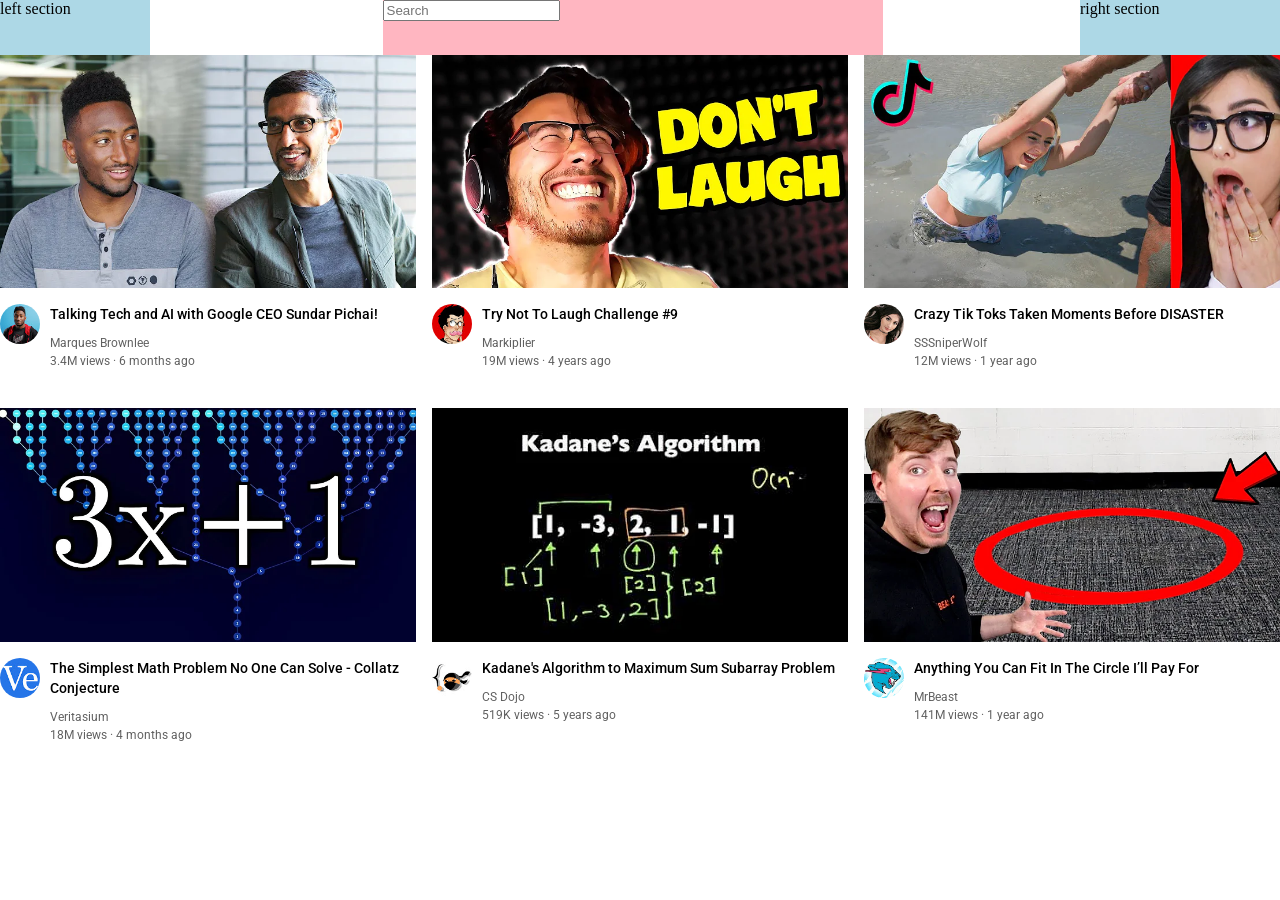
<file: Youtube-Clone-Practice/Flex/youtube.html>
<!DOCTYPE html>
<html>
  <head>
    <title>YouTube.com Clone</title>

    <link rel="preconnect" href="https://fonts.googleapis.com">
    <link rel="preconnect" href="https://fonts.gstatic.com" crossorigin>
    <link href="https://fonts.googleapis.com/css2?family=Roboto:wght@400;500;700&display=swap" rel="stylesheet">

    <link rel="stylesheet" href="styles/general.css">
    <link rel="stylesheet" href="styles/header.css">
    <link rel="stylesheet" href="styles/video.css">
  </head>
  <body>
    <div class="header">
      <div class="left-section">
        left section
      </div>
      <div class="middle-section">
        <input class="search-bar" type="text" placeholder="Search">
      </div>
      <div class="right-section">
        right section
      </div>
    </div>

    <div class="video-grid">
      <div class="video-preview">
        <div class="thumbnail-row">
          <img class="thumbnail" src="thumbnails/thumbnail-1.webp">
        </div>
        <div class="video-info-grid">
          <div class="channel-picture">
            <img class="profile-picture" src="channel-pictures/channel-1.jpeg">
          </div>
          <div class="video-info">
            <p class="video-title">
              Talking Tech and AI with Google CEO Sundar Pichai!
            </p>
            <p class="video-author">
              Marques Brownlee
            </p>
            <p class="video-stats">
              3.4M views &#183; 6 months ago
            </p>
          </div>
        </div>
      </div>

      <div class="video-preview">
        <div class="thumbnail-row">
          <img class="thumbnail" src="thumbnails/thumbnail-2.webp">
        </div>
        <div class="video-info-grid">
          <div class="channel-picture">
            <img class="profile-picture" src="channel-pictures/channel-2.jpeg">
          </div>
          <div class="video-info">
            <p class="video-title">
              Try Not To Laugh Challenge #9
            </p>
            <p class="video-author">
              Markiplier
            </p>
            <p class="video-stats">
              19M views &#183; 4 years ago
            </p>
          </div>
        </div>
      </div>

      <div class="video-preview">
        <div class="thumbnail-row">
          <img class="thumbnail" src="thumbnails/thumbnail-3.webp">
        </div>
        <div class="video-info-grid">
          <div class="channel-picture">
            <img class="profile-picture" src="channel-pictures/channel-3.jpeg">
          </div>
          <div class="video-info">
            <p class="video-title">
              Crazy Tik Toks Taken Moments Before DISASTER
            </p>
            <p class="video-author">
              SSSniperWolf
            </p>
            <p class="video-stats">
              12M views &#183; 1 year ago
            </p>
          </div>
        </div>
      </div>

      <div class="video-preview">
        <div class="thumbnail-row">
          <img class="thumbnail" src="thumbnails/thumbnail-4.webp">
        </div>
        <div class="video-info-grid">
          <div class="channel-picture">
            <img class="profile-picture" src="channel-pictures/channel-4.jpeg">
          </div>
          <div class="video-info">
            <p class="video-title">
              The Simplest Math Problem No One Can Solve - Collatz Conjecture
            </p>
            <p class="video-author">
              Veritasium
            </p>
            <p class="video-stats">
              18M views &#183; 4 months ago
            </p>
          </div>
        </div>
      </div>

      <div class="video-preview">
        <div class="thumbnail-row">
          <img class="thumbnail" src="thumbnails/thumbnail-5.webp">
        </div>
        <div class="video-info-grid">
          <div class="channel-picture">
            <img class="profile-picture" src="channel-pictures/channel-5.jpeg">
          </div>
          <div class="video-info">
            <p class="video-title">
              Kadane's Algorithm to Maximum Sum Subarray Problem
            </p>
            <p class="video-author">
              CS Dojo
            </p>
            <p class="video-stats">
              519K views &#183; 5 years ago
            </p>
          </div>
        </div>
      </div>

      <div class="video-preview">
        <div class="thumbnail-row">
          <img class="thumbnail" src="thumbnails/thumbnail-6.webp">
        </div>
        <div class="video-info-grid">
          <div class="channel-picture">
            <img class="profile-picture" src="channel-pictures/channel-6.jpeg">
          </div>
          <div class="video-info">
            <p class="video-title">
              Anything You Can Fit In The Circle I’ll Pay For
            </p>
            <p class="video-author">
              MrBeast
            </p>
            <p class="video-stats">
              141M views &#183; 1 year ago
            </p>
          </div>
        </div>
      </div>
    </div>
  </body>
</html>
</file>
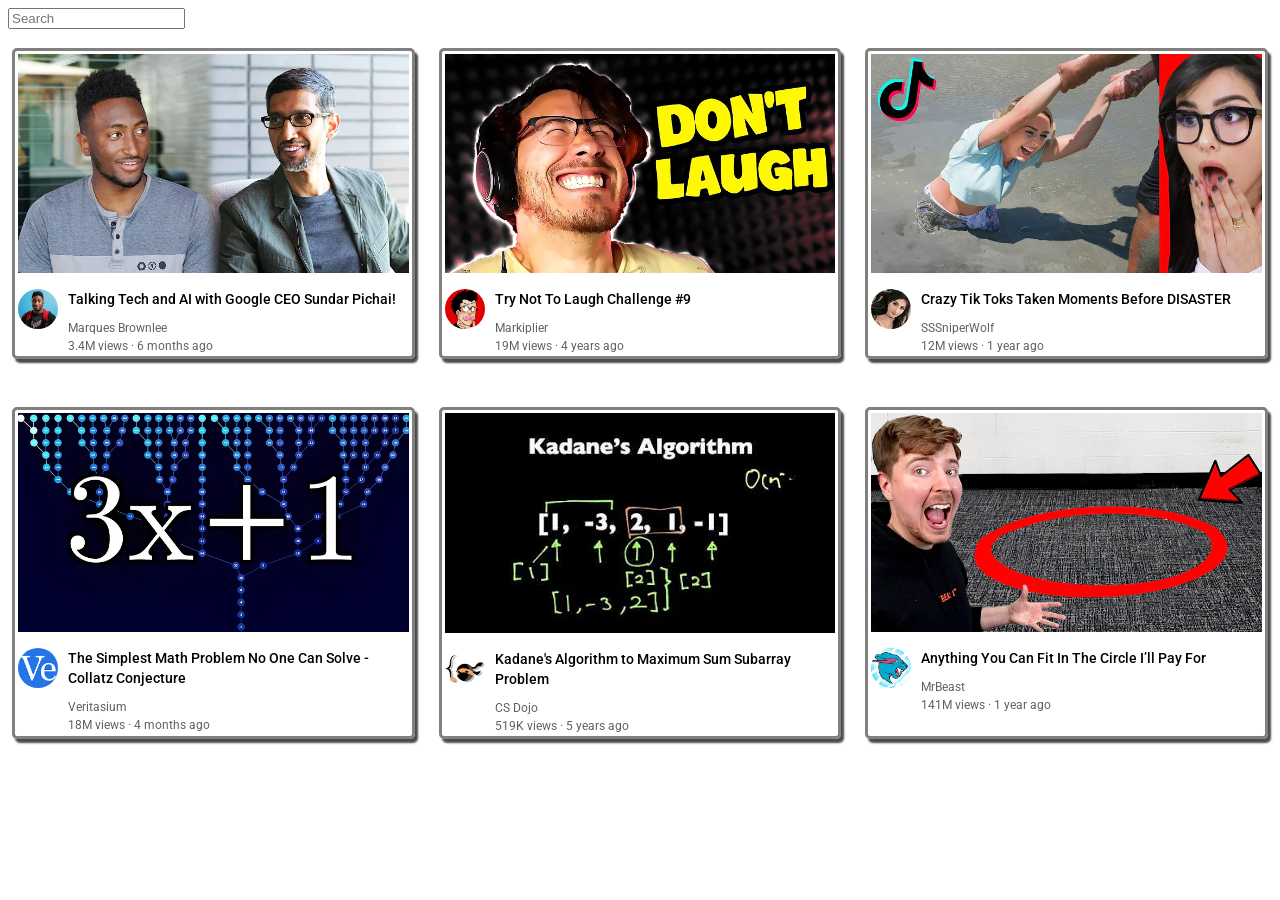
<file: Youtube-Clone-Practice/Grid/youtube.html>
<!DOCTYPE html>
<html>
  <head>
    <title>YouTube.com Clone</title>

    <link rel="preconnect" href="https://fonts.googleapis.com">
    <link rel="preconnect" href="https://fonts.gstatic.com" crossorigin>
    <link href="https://fonts.googleapis.com/css2?family=Roboto:wght@400;500;700&display=swap" rel="stylesheet">

    <style>
      p {
        font-family: Roboto, Arial;
        margin-top: 0;
        margin-bottom: 0;
      }

      .thumbnail {
        width: 100%;
      }

      .search-bar {
        display: block;
      }

      .video-title {
        margin-top: 0;
        font-size: 14px;
        font-weight: 500;
        line-height: 20px;
        margin-bottom: 12px;
      }

      .video-info-grid {
        display: grid;
        grid-template-columns: 50px 1fr;
      }

      .profile-picture {
        width: 40px;
        border-radius: 50px;
      }

      .thumbnail-row {
        margin-bottom: 12px;
      }

      .video-author,
      .video-stats {
        font-size: 12px;
        color: rgb(96, 96, 96);
      }

      .video-author {
        margin-bottom: 4px;
      }

      .video-grid {
        display: grid;
        grid-template-columns: repeat(3, 1fr);
       
        column-gap: 16px;
        row-gap: 40px;
      }
      .ip-box{
        margin-bottom: 15px;
        
        
      }
      .video-preview{
        /* display: grid;
        grid-template-columns: repeat(1, 1fr); */
        padding: 3px;
        border: solid gray;
        border-radius: 5px;
        box-shadow: 3px 4px 2px rgb(77, 75, 75);
        transition: transform 1s ;
        margin: 4px;
      }
      .video-preview:hover{
        transform: scale(1.1);
        
      }
      
    </style>
  </head>
  <body>
    <div class="ip-box">

    
    <input class="search-bar" type="text" placeholder="Search">
    </div>

    <div class="video-grid">
      <div class="video-preview">
        <div class="thumbnail-row">
          <img class="thumbnail" src="thumbnails/thumbnail-1.webp">
        </div>
        <div class="video-info-grid">
          <div class="channel-picture">
            <img class="profile-picture" src="channel-pictures/channel-1.jpeg">
          </div>
          <div class="video-info">
            <p class="video-title">
              Talking Tech and AI with Google CEO Sundar Pichai!
            </p>
            <p class="video-author">
              Marques Brownlee
            </p>
            <p class="video-stats">
              3.4M views &#183; 6 months ago
            </p>
          </div>
        </div>
      </div>

      <div class="video-preview">
        <div class="thumbnail-row">
          <img class="thumbnail" src="thumbnails/thumbnail-2.webp">
        </div>
        <div class="video-info-grid">
          <div class="channel-picture">
            <img class="profile-picture" src="channel-pictures/channel-2.jpeg">
          </div>
          <div class="video-info">
            <p class="video-title">
              Try Not To Laugh Challenge #9
            </p>
            <p class="video-author">
              Markiplier
            </p>
            <p class="video-stats">
              19M views &#183; 4 years ago
            </p>
          </div>
        </div>
      </div>

      <div class="video-preview">
        <div class="thumbnail-row">
          <img class="thumbnail" src="thumbnails/thumbnail-3.webp">
        </div>
        <div class="video-info-grid">
          <div class="channel-picture">
            <img class="profile-picture" src="channel-pictures/channel-3.jpeg">
          </div>
          <div class="video-info">
            <p class="video-title">
              Crazy Tik Toks Taken Moments Before DISASTER
            </p>
            <p class="video-author">
              SSSniperWolf
            </p>
            <p class="video-stats">
              12M views &#183; 1 year ago
            </p>
          </div>
        </div>
      </div>

      <div class="video-preview">
        <div class="thumbnail-row">
          <img class="thumbnail" src="thumbnails/thumbnail-4.webp">
        </div>
        <div class="video-info-grid">
          <div class="channel-picture">
            <img class="profile-picture" src="channel-pictures/channel-4.jpeg">
          </div>
          <div class="video-info">
            <p class="video-title">
              The Simplest Math Problem No One Can Solve - Collatz Conjecture
            </p>
            <p class="video-author">
              Veritasium
            </p>
            <p class="video-stats">
              18M views &#183; 4 months ago
            </p>
          </div>
        </div>
      </div>

      <div class="video-preview">
        <div class="thumbnail-row">
          <img class="thumbnail" src="thumbnails/thumbnail-5.webp">
        </div>
        <div class="video-info-grid">
          <div class="channel-picture">
            <img class="profile-picture" src="channel-pictures/channel-5.jpeg">
          </div>
          <div class="video-info">
            <p class="video-title">
              Kadane's Algorithm to Maximum Sum Subarray Problem
            </p>
            <p class="video-author">
              CS Dojo
            </p>
            <p class="video-stats">
              519K views &#183; 5 years ago
            </p>
          </div>
        </div>
      </div>

      <div class="video-preview">
        <div class="thumbnail-row">
          <img class="thumbnail" src="thumbnails/thumbnail-6.webp">
        </div>
        <div class="video-info-grid">
          <div class="channel-picture">
            <img class="profile-picture" src="channel-pictures/channel-6.jpeg">
          </div>
          <div class="video-info">
            <p class="video-title">
              Anything You Can Fit In The Circle I’ll Pay For
            </p>
            <p class="video-author">
              MrBeast
            </p>
            <p class="video-stats">
              141M views &#183; 1 year ago
            </p>
          </div>
        </div>
      </div>
    </div>
  </body>
</html>
</file>
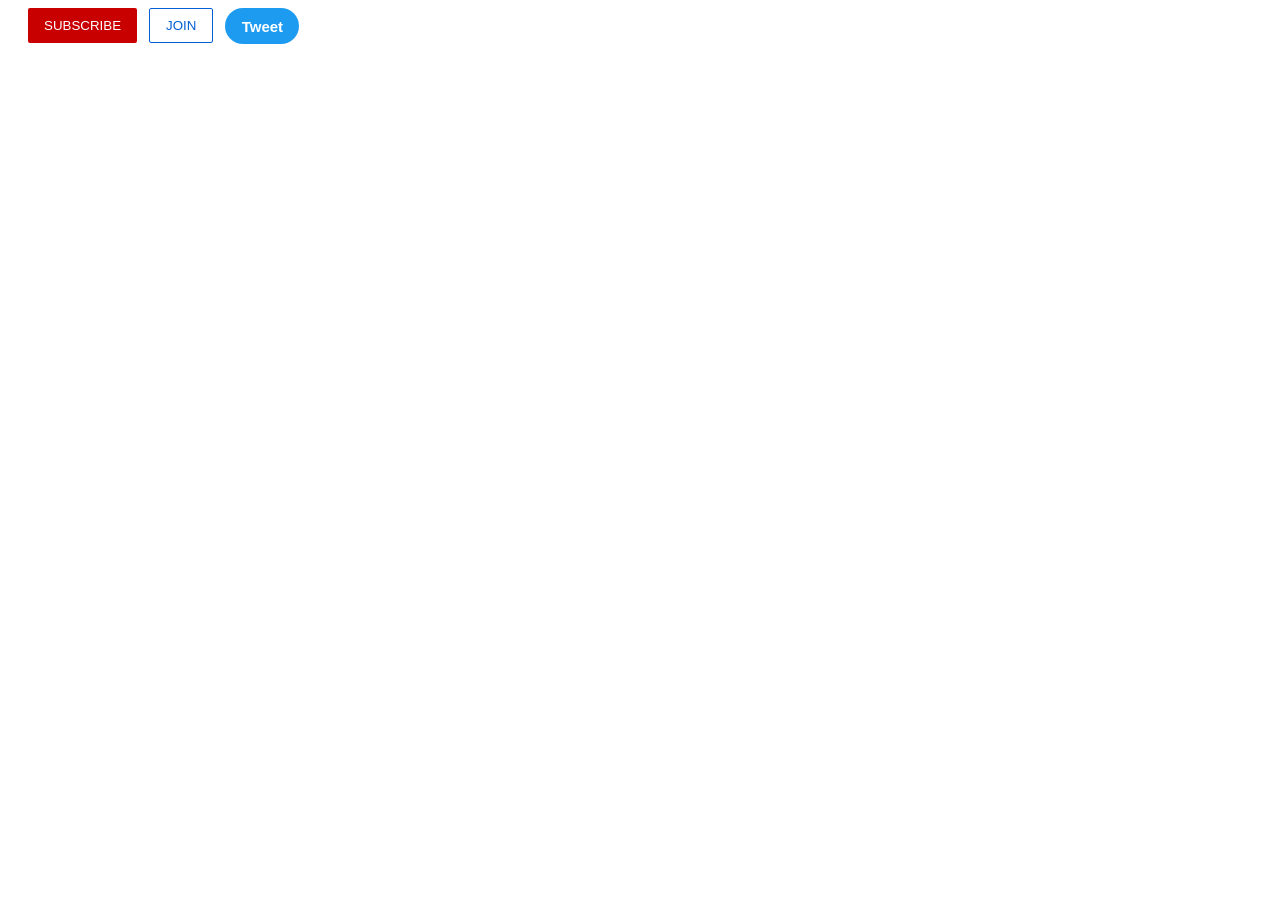
<file: Youtube-Clone-Practice/Flex/intro-to-html/buttons.html>
<!DOCTYPE html>
<html>
  <head>
    <title>Buttons Practice</title>
    <link rel="stylesheet" href="styles/buttons.css">
  </head>
  <body>
    <button class="subscribe-button">
      SUBSCRIBE
    </button>

    <button class="join-button">
      JOIN
    </button>

    <button class="tweet-button">
      Tweet
    </button>
  </body>
</html>
</file>
<file: Event_Management_System/styles/contact.css>
/* ── CONTACT PAGE STYLES ── */
    .contact-page {
      min-height: 100vh;
      padding-top: calc(var(--nav-h) + 40px);
      padding-bottom: 60px;
      position: relative;
      overflow: hidden;
    }

    /* Performance-optimized gradient background using CSS only */
    .contact-page::before {
      content: '';
      position: fixed;
      inset: 0;
      z-index: -1;
      background: 
        radial-gradient(ellipse 60% 50% at 80% 20%, rgba(245,166,35,.08) 0%, transparent 60%),
        radial-gradient(ellipse 50% 40% at 20% 80%, rgba(46,196,182,.06) 0%, transparent 55%),
        linear-gradient(160deg, #f8fafc 0%, #ffffff 50%, #f1f5f9 100%);
      will-change: transform;
    }

    /* Subtle dot pattern - pure CSS, no images */
    .contact-page::after {
      content: '';
      position: fixed;
      inset: 0;
      z-index: -1;
      background-image: radial-gradient(circle, rgba(31,45,66,.08) 1px, transparent 1px);
      background-size: 24px 24px;
      mask-image: radial-gradient(ellipse 70% 70% at 50% 50%, black 20%, transparent 100%);
      opacity: .6;
      pointer-events: none;
    }

    .contact-grid {
      display: grid;
      grid-template-columns: 1fr 1.2fr;
      gap: 48px;
      align-items: start;
    }

    .contact-info {
      display: flex;
      flex-direction: column;
      gap: 24px;
    }

    .contact-info h2 {
      font-family: var(--font-head);
      font-size: 2.4rem;
      letter-spacing: 2px;
      line-height: 1;
    }

    .contact-info h2 span { color: var(--accent); }

    .contact-info > p {
      color: var(--muted);
      font-size: 15px;
      line-height: 1.7;
    }

    .info-card {
      display: flex;
      align-items: center;
      gap: 16px;
      background: var(--card);
      border: 1px solid var(--border);
      border-radius: var(--radius);
      padding: 18px 20px;
      transition: border-color var(--transition), transform var(--transition);
    }

    .info-card:hover {
      border-color: rgba(245,166,35,.3);
      transform: translateX(4px);
    }

    .info-icon {
      width: 44px; height: 44px;
      border-radius: 10px;
      background: rgba(245,166,35,.1);
      display: flex; align-items: center; justify-content: center;
      font-size: 1.2rem;
      color: var(--accent);
      flex-shrink: 0;
    }

    .info-text { font-size: 14px; color: var(--text); font-weight: 600; }
    .info-text small { display: block; font-size: 12px; color: var(--muted); font-weight: 400; margin-top: 2px; }

    /* ── FORM STYLES ── */
    .form-card {
      background: var(--card);
      border: 1px solid var(--border);
      border-radius: var(--radius);
      padding: 32px;
      position: relative;
      overflow: hidden;
    }

    .form-card::before {
      content: '';
      position: absolute;
      top: 0; left: 0; right: 0;
      height: 3px;
      background: linear-gradient(90deg, var(--accent), var(--accent2));
    }

    .form-group {
      margin-bottom: 20px;
      position: relative;
    }

    .form-label {
      display: block;
      font-size: 12px;
      font-weight: 600;
      letter-spacing: 1px;
      text-transform: uppercase;
      color: var(--muted);
      margin-bottom: 6px;
    }

    .form-input,
    .form-textarea,
    .form-select {
      width: 100%;
      background: var(--bg);
      border: 1px solid var(--border);
      border-radius: 8px;
      padding: 12px 14px;
      font-family: var(--font-body);
      font-size: 14px;
      color: var(--text);
      transition: border-color var(--transition), box-shadow var(--transition);
    }

    .form-input:focus,
    .form-textarea:focus,
    .form-select:focus {
      outline: none;
      border-color: var(--accent);
      box-shadow: 0 0 0 3px rgba(245,166,35,.1);
    }

    .form-input.error,
    .form-textarea.error,
    .form-select.error {
      border-color: var(--accent2);
      box-shadow: 0 0 0 3px rgba(255,77,109,.1);
    }

    .form-textarea {
      min-height: 120px;
      resize: vertical;
    }

    .error-msg {
      font-size: 12px;
      color: var(--accent2);
      margin-top: 4px;
      display: none;
    }

    .error-msg.show { display: block; }

    .form-row {
      display: grid;
      grid-template-columns: 1fr 1fr;
      gap: 16px;
    }

    .btn-submit {
      width: 100%;
      background: var(--accent);
      color: #000;
      font-weight: 700;
      font-size: 14px;
      letter-spacing: 1px;
      text-transform: uppercase;
      padding: 14px;
      border-radius: 8px;
      border: none;
      cursor: pointer;
      transition: transform var(--transition), box-shadow var(--transition);
      box-shadow: 0 4px 20px rgba(245,166,35,.25);
    }

    .btn-submit:hover {
      transform: translateY(-2px);
      box-shadow: 0 8px 28px rgba(245,166,35,.4);
    }

    .btn-submit:disabled {
      opacity: .6;
      cursor: not-allowed;
      transform: none;
    }

    /* ── FEEDBACK SECTION ── */
    .feedback-section {
      margin-top: 60px;
      padding-top: 60px;
      border-top: 1px solid var(--border);
    }

    .feedback-grid {
      display: grid;
      grid-template-columns: 1.2fr 1fr;
      gap: 48px;
      align-items: start;
    }

    .rating-group {
      display: flex;
      gap: 8px;
      margin-bottom: 20px;
    }

    .star-btn {
      background: none;
      border: none;
      font-size: 1.8rem;
      color: var(--border);
      cursor: pointer;
      transition: color .2s, transform .2s;
      padding: 0 2px;
    }

    .star-btn:hover,
    .star-btn.active { color: var(--accent); transform: scale(1.1); }

    .success-msg {
      text-align: center;
      padding: 40px 20px;
      display: none;
    }

    .success-msg.show { display: block; animation: fadeUp .5s ease; }

    .success-icon {
      width: 60px; height: 60px;
      background: rgba(46,196,182,.1);
      border-radius: 50%;
      display: flex; align-items: center; justify-content: center;
      font-size: 1.8rem;
      margin: 0 auto 16px;
      color: var(--accent3);
    }

    /* ── RESPONSIVE ── */
    @media (max-width: 768px) {
      .contact-grid,
      .feedback-grid { grid-template-columns: 1fr; }
      .form-row { grid-template-columns: 1fr; }
      .contact-page { padding-top: calc(var(--nav-h) + 24px); }
    }


    /* ── FAQ PAGE STYLES ── */
    .faq-page {
      min-height: 100vh;
      padding-top: calc(var(--nav-h) + 40px);
      padding-bottom: 80px;
      position: relative;
    }

    /* Performance-optimized gradient background */
    .faq-page::before {
      content: '';
      position: fixed;
      inset: 0;
      z-index: -1;
      background:
        radial-gradient(ellipse 55% 45% at 75% 15%, rgba(245,166,35,.07) 0%, transparent 60%),
        radial-gradient(ellipse 45% 40% at 15% 85%, rgba(46,196,182,.05) 0%, transparent 55%),
        linear-gradient(165deg, #f8fafc 0%, #ffffff 100%);
    }

    /* Subtle grid pattern - pure CSS */
    .faq-page::after {
      content: '';
      position: fixed;
      inset: 0;
      z-index: -1;
      background-image:
        linear-gradient(rgba(31,45,66,.04) 1px, transparent 1px),
        linear-gradient(90deg, rgba(31,45,66,.04) 1px, transparent 1px);
      background-size: 40px 40px;
      mask-image: radial-gradient(ellipse 75% 75% at 50% 50%, black 25%, transparent 100%);
      pointer-events: none;
    }

    .faq-header {
      text-align: center;
      max-width: 600px;
      margin: 0 auto 48px;
    }

    .faq-header h2 {
      font-family: var(--font-head);
      font-size: clamp(2rem, 5vw, 3.4rem);
      letter-spacing: 2px;
      line-height: 1;
      margin-bottom: 12px;
    }

    .faq-header h2 span { color: var(--accent); }
    .faq-header p { color: var(--muted); font-size: 15px; }

    /* Search bar */
    .faq-search-wrap {
      max-width: 480px;
      margin: 0 auto 40px;
      position: relative;
    }

    .faq-search-wrap svg {
      position: absolute;
      left: 16px;
      top: 50%;
      transform: translateY(-50%);
      width: 16px;
      height: 16px;
      color: var(--muted);
      pointer-events: none;
    }

    .faq-search {
      width: 100%;
      background: var(--card);
      border: 1px solid var(--border);
      border-radius: 10px;
      padding: 14px 16px 14px 44px;
      font-family: var(--font-body);
      font-size: 14px;
      color: var(--text);
      transition: border-color var(--transition), box-shadow var(--transition);
    }

    .faq-search:focus {
      outline: none;
      border-color: var(--accent);
      box-shadow: 0 0 0 3px rgba(245,166,35,.1);
    }

    .faq-search::placeholder { color: var(--muted); }

    /* FAQ Grid */
    .faq-grid {
      display: grid;
      grid-template-columns: 1fr 1fr;
      gap: 20px;
      max-width: 900px;
      margin: 0 auto;
    }

    /* FAQ Item */
    .faq-item {
      background: var(--card);
      border: 1px solid var(--border);
      border-radius: var(--radius);
      overflow: hidden;
      transition: border-color var(--transition), box-shadow var(--transition);
    }

    .faq-item:hover {
      border-color: rgba(245,166,35,.25);
    }

    .faq-item.active {
      border-color: rgba(245,166,35,.35);
      box-shadow: 0 8px 30px rgba(0,0,0,.06);
    }

    .faq-question {
      width: 100%;
      background: none;
      border: none;
      padding: 20px 24px;
      display: flex;
      align-items: center;
      justify-content: space-between;
      gap: 16px;
      cursor: pointer;
      text-align: left;
      font-family: var(--font-body);
      font-size: 15px;
      font-weight: 600;
      color: var(--text);
      transition: color var(--transition);
    }

    .faq-question:hover { color: var(--accent); }

    .faq-question-text {
      display: flex;
      align-items: center;
      gap: 12px;
    }

    .faq-icon {
      width: 32px;
      height: 32px;
      border-radius: 8px;
      background: rgba(245,166,35,.1);
      display: flex;
      align-items: center;
      justify-content: center;
      font-size: 14px;
      color: var(--accent);
      flex-shrink: 0;
      transition: background var(--transition), color var(--transition);
    }

    .faq-item.active .faq-icon {
      background: var(--accent);
      color: #000;
    }

    .faq-chevron {
      width: 20px;
      height: 20px;
      color: var(--muted);
      transition: transform var(--transition), color var(--transition);
      flex-shrink: 0;
    }

    .faq-item.active .faq-chevron {
      transform: rotate(180deg);
      color: var(--accent);
    }

    .faq-answer {
      max-height: 0;
      overflow: hidden;
      transition: max-height .35s cubic-bezier(.4,0,.2,1), padding .35s ease;
    }

    .faq-item.active .faq-answer {
      max-height: 300px;
    }

    .faq-answer-inner {
      padding: 0 24px 20px 68px;
      color: var(--muted);
      font-size: 14px;
      line-height: 1.7;
    }

    .faq-answer-inner a {
      color: var(--accent);
      font-weight: 600;
    }

    /* No results */
    .faq-no-results {
      grid-column: 1 / -1;
      text-align: center;
      padding: 48px 20px;
      color: var(--muted);
      display: none;
    }

    .faq-no-results.show { display: block; }
    .faq-no-results .nr-icon { font-size: 3rem; margin-bottom: 12px; }
    .faq-no-results h3 { font-family: var(--font-head); font-size: 1.6rem; color: var(--text); letter-spacing: 1px; }

    /* Still have questions CTA */
    .faq-cta {
      max-width: 600px;
      margin: 48px auto 0;
      text-align: center;
      padding: 32px;
      background: var(--card);
      border: 1px solid var(--border);
      border-radius: var(--radius);
    }

    .faq-cta h3 {
      font-family: var(--font-head);
      font-size: 1.5rem;
      letter-spacing: 1px;
      margin-bottom: 8px;
    }

    .faq-cta p { color: var(--muted); font-size: 14px; margin-bottom: 16px; }

    /* ── RESPONSIVE ── */
    @media (max-width: 768px) {
      .faq-grid { grid-template-columns: 1fr; }
      .faq-answer-inner { padding-left: 24px; padding-left: 60px; }
      .faq-page { padding-top: calc(var(--nav-h) + 24px); }
    }

    @media (max-width: 480px) {
      .faq-question { padding: 16px 18px; font-size: 14px; }
      .faq-answer-inner { padding-left: 18px; padding-left: 54px; padding-bottom: 16px; }
      .faq-icon { width: 28px; height: 28px; font-size: 12px; }
    }

/* =========================================
   CONTACT PAGE DARK THEME
========================================= */

body.dark-theme .contact-page::before{
  background:
    radial-gradient(
      ellipse 60% 50% at 80% 20%,
      rgba(255,179,71,.10) 0%,
      transparent 60%
    ),

    radial-gradient(
      ellipse 50% 40% at 20% 80%,
      rgba(52,214,195,.08) 0%,
      transparent 55%
    ),

    linear-gradient(
      160deg,
      #0b1220 0%,
      #111827 50%,
      #172033 100%
    );
}

body.dark-theme .contact-page::after{
  background-image:
    radial-gradient(
      circle,
      rgba(255,255,255,.06) 1px,
      transparent 1px
    );
}

body.dark-theme .info-card:hover{
  border-color: rgba(255,179,71,.35);
}

body.dark-theme .info-icon{
  background: rgba(255,179,71,.12);
}

body.dark-theme .form-input,
body.dark-theme .form-textarea,
body.dark-theme .form-select{
  background: rgba(255,255,255,.03);

  color: var(--text);
}

body.dark-theme .form-input:focus,
body.dark-theme .form-textarea:focus,
body.dark-theme .form-select:focus{
  background-color: var(--bg);
  box-shadow: 0 0 0 3px rgba(255,179,71,.15);
}

body.dark-theme .btn-submit{
  color: #111;
}

/* =========================================
   FAQ PAGE DARK THEME
========================================= */

body.dark-theme .faq-page::before{
  background:
    radial-gradient(
      ellipse 55% 45% at 75% 15%,
      rgba(255,179,71,.08) 0%,
      transparent 60%
    ),

    radial-gradient(
      ellipse 45% 40% at 15% 85%,
      rgba(52,214,195,.07) 0%,
      transparent 55%
    ),

    linear-gradient(
      165deg,
      #0b1220 0%,
      #111827 100%
    );
}

body.dark-theme .faq-page::after{
  background-image:
    linear-gradient(
      rgba(255,255,255,.04) 1px,
      transparent 1px
    ),

    linear-gradient(
      90deg,
      rgba(255,255,255,.04) 1px,
      transparent 1px
    );
}

body.dark-theme .faq-item:hover{
  border-color: rgba(255,179,71,.3);
}

body.dark-theme .faq-item.active{
  border-color: rgba(255,179,71,.4);

  box-shadow: 0 10px 30px rgba(0,0,0,.28);
}

body.dark-theme .faq-icon{
  background: rgba(255,179,71,.12);
}

body.dark-theme .faq-item.active .faq-icon{
  color: #111;
}

body.dark-theme .faq-search:focus{
  box-shadow: 0 0 0 3px rgba(255,179,71,.15);
}

body.dark-theme .faq-cta{
  box-shadow: 0 10px 30px rgba(0,0,0,.2);
}

/* Error input highlight */
.form-input.input-error,
.form-select.input-error,
.form-textarea.input-error {
  border-color: var(--accent2) !important;
}

/* Error message — hidden by default, shown via JS */
.error-msg {
  display: none;
  font-size: 12px;
  color: var(--accent2);
  margin-top: 5px;
}

.error-msg.visible {
  display: block;
}

/* Success message — hidden by default */
.success-msg {
  display: none;
  flex-direction: column;
  align-items: center;
  justify-content: center;
  text-align: center;
  padding: 40px 20px;
  gap: 12px;
}

.success-icon {
  width: 56px;
  height: 56px;
  border-radius: 50%;
  background: rgba(46, 196, 182, 0.15);
  color: var(--accent3);
  display: flex;
  align-items: center;
  justify-content: center;
  font-size: 1.4rem;
  margin-bottom: 4px;
}

/* =========================================
   STAR RATING
========================================= */

.rating-group {
  display: flex;
  gap: 6px;
}

.star-btn {
  background: none;
  border: none;
  font-size: 2rem;
  color: var(--border);
  cursor: pointer;
  padding: 2px;
  line-height: 1;
  transition: color 0.15s ease, transform 0.15s ease;
}

.star-btn:hover,
.star-btn.active {
  color: var(--accent);
  transform: scale(1.15);
}
</file>
<file: Event_Management_System/styles/style.css>
@import url('https://fonts.googleapis.com/css2?family=Bebas+Neue&family=DM+Sans:ital,opsz,wght@0,9..40,300;0,9..40,400;0,9..40,600;1,9..40,300&display=swap');
@import url(./carousel.css);
/* ── RESET & VARIABLES ── */
*, *::before, *::after { margin: 0; padding: 0; box-sizing: border-box; }

:root{
  --bg: #f4f7fb;
  --surface: #ffffff;
  --card: #ffffff;
  --card-hover: #f1f5f9;
  --border: #dbe3ef;

  --text: #0f172a;
  --muted: #475569;
  
  --accent:     #ff9f1c;
  --accent2:    #ff4d6d;
  --accent3:    #2ec4b6;

  --font-head:  'Bebas Neue', sans-serif;
  --font-body:  'DM Sans', sans-serif;

  --radius:     14px;
  --nav-h:      70px;
  --transition: .25s cubic-bezier(.4,0,.2,1);
}

html { scroll-behavior: smooth; }
body {
  background: var(--bg);
  color: var(--text);
  font-family: var(--font-body);
  font-size: 15px;
  line-height: 1.65;
  overflow-x: hidden;
}

::-webkit-scrollbar { width: 6px; }
::-webkit-scrollbar-track { background: var(--bg); }
::-webkit-scrollbar-thumb { background: var(--border); border-radius: 3px; }

a { text-decoration: none; color: inherit; }
img { display: block; width: 100%; }
ul { list-style: none; }
button { cursor: pointer; font-family: var(--font-body); border: none; outline: none; }

/* ── UTILITY ── */
.container { max-width: 1180px; margin: 0 auto; padding: 0 24px; }
.section-title {
  font-family: var(--font-head);
  font-size: clamp(2rem, 5vw, 3.4rem);
  letter-spacing: 2px;
  line-height: 1;
  color: var(--text);
}
.section-title span { color: var(--accent); }
.tag {
  display: inline-block;
  font-size: 11px; font-weight: 600;
  letter-spacing: 1.5px; text-transform: uppercase;
  padding: 4px 10px; border-radius: 4px;
  background: rgba(245,166,35,.12);
  color: var(--accent);
  margin-bottom: 12px;
}



/* ── NAV ── */
#navbar{
  position: fixed;
  top: 0;
  left: 0;

  width: 100%;
  height: var(--nav-h);

  padding: 0 5%;

  display: flex;
  align-items: center;
  justify-content: space-between;

  z-index: 1000;

  background: rgba(255,255,255,.75);

  backdrop-filter: blur(16px);
  -webkit-backdrop-filter: blur(16px);

  border-bottom: 1px solid var(--border);

  box-shadow: 0 2px 10px rgba(0,0,0,.04);

  transition:
    background .3s ease,
    border-color .3s ease,
    box-shadow .3s ease;
}

/* DARK NAVBAR */

body.dark-theme #navbar{
  background: rgba(11,18,32,.72);

  border-bottom: 1px solid var(--border);

  box-shadow: 0 2px 20px rgba(0,0,0,.35);
}

/* LOGO */

.nav-logo{
  font-family: var(--font-head);

  font-size: 2rem;
  letter-spacing: 3px;

  color: var(--accent);

  display: flex;
  align-items: center;
  gap: 6px;
}

.nav-logo span{
  color: var(--text);
}

.nav-logo .dot{
  color: var(--accent2);
}

/* NAVIGATION LINKS */

.nav-links{
  display: flex;
  align-items: center;
  gap: 32px;
}

.nav-links a{
  position: relative;

  color: var(--muted);

  font-size: 13px;
  font-weight: 700;

  letter-spacing: 1px;
  text-transform: uppercase;

  transition: color .25s ease;
}

.nav-links a:hover{
  color: var(--text);
}

.nav-links a::after{
  content: '';

  position: absolute;
  left: 0;
  bottom: -6px;

  width: 0;
  height: 2px;

  background: var(--accent);

  border-radius: 999px;

  transition: width .25s ease;
}

.nav-links a:hover::after,
.nav-links a.active::after{
  width: 100%;
}

.nav-links a.active{
  color: var(--text);
}

/* BUTTONS */

.nav-buttons{
  display: flex;
  align-items: center;
  gap: 14px;
}

.nav-cta{
  background: var(--card);

  border-top: 1px solid var(--border);
  border-left: 1px solid var(--border);
  color: var(--text);

  font-size: 13px;
  font-weight: 700;

  letter-spacing: 1px;
  text-transform: uppercase;

  padding: 10px 22px;

  border-radius: 8px;

  cursor: pointer;

  display: flex;
  align-items: center;
  justify-content: center;

  gap: 8px;

  box-shadow: 2px 2px 2px var(--accent);

  transition:
    background .25s ease,
    color .25s ease,
    border-color .25s ease,
    transform .25s ease,
    box-shadow .25s ease;
}

/* DARK MODE BUTTONS */

body.dark-theme .nav-cta{
  background: var(--card);

  border-color: var(--border);

  color: var(--text);
  
  box-shadow: 2px 2px 2px var(--accent);

}

/* BUTTON HOVER */

body.dark-theme .nav-cta:hover{
  background: var(--accent);

  border-color: var(--accent);

  color: #111;

  transform: translateY(-2px);

  box-shadow: 0 8px 18px rgba(0,0,0,.12);
}

.nav-cta:hover{
  background: var(--accent);

  border-color: var(--accent);

  color: #111;

  transform: translateY(-2px);

  box-shadow: 0 8px 18px rgba(0,0,0,.12);
}
/* ACTIVE BUTTON */

body.dark-theme .nav-active{
  background: var(--accent);

  border-color: var(--accent);

  color: #111;

  box-shadow: none;
}

.nav-active{
  background: var(--accent);

  border-color: var(--accent);

  color: #111;

  box-shadow: none;
}
/* THEME BUTTON */

.nav-theme{
  width: 44px;
  height: 44px;

  padding: 0;

  border-radius: 50%;
}

.nav-theme i{
  font-size: 15px;
}


/* ── HERO ── */
#hero{
  min-height: 100vh;
  display: flex;
  align-items: center;

  position: relative;
  overflow: hidden;

  padding-top: var(--nav-h);

  background: var(--bg);
}

/* LIGHT THEME */

.hero-bg{
  position: absolute;
  inset: 0;

  background:
    radial-gradient(
      ellipse 80% 60% at 70% 40%,
      rgba(0,0,0,.03) 0%,
      transparent 65%
    ),

    radial-gradient(
      ellipse 50% 50% at 15% 75%,
      rgba(0,0,0,.02) 0%,
      transparent 55%
    ),

    linear-gradient(
      160deg,
      #f8fafc 0%,
      #ffffff 100%
    );
}

/* DARK THEME */

body.dark-theme .hero-bg{
  background:
    radial-gradient(
      ellipse 80% 60% at 70% 40%,
      rgba(255,159,28,.08) 0%,
      transparent 65%
    ),

    radial-gradient(
      ellipse 50% 50% at 15% 75%,
      rgba(46,196,182,.07) 0%,
      transparent 55%
    ),

    linear-gradient(
      160deg,
      #0b1220 0%,
      #111827 100%
    );
}

.hero-grid{
  position: absolute;
  inset: 0;

  background-image:
    linear-gradient(rgba(31,45,66,.12) 1px, transparent 1px),
    linear-gradient(90deg, rgba(31,45,66,.12) 1px, transparent 1px);

  background-size: 60px 60px;

  mask-image:
    radial-gradient(
      ellipse 80% 80% at 50% 50%,
      black 30%,
      transparent 100%
    );
  opacity: .35;
  animation: gridDrift 20s linear infinite;
}

/* DARK GRID */

body.dark-theme .hero-grid{
  background-image:
    linear-gradient(rgba(255, 255, 255, 0.1) 1px, transparent 1px),
    linear-gradient(90deg, rgba(255,255,255,.1) 1px, transparent 1px);
    opacity: .35;
}

@keyframes gridDrift{
  0%{
    background-position: 0 0, 0 0;
  }

  100%{
    background-position: 60px 60px, 60px 60px;
  }
}

.hero-content{
  position: relative;
  z-index: 2;

  max-width: 700px;

  animation: fadeUp .9s ease both;
}

@keyframes fadeUp{
  from{
    opacity: 0;
    transform: translateY(30px);
  }

  to{
    opacity: 1;
    transform: translateY(0);
  }
}

.hero-badge {
  display: inline-flex; align-items: center; gap: 8px;
  border: 1px solid var(--border); background: var(--surface);
  border-radius: 99px; padding: 6px 14px 6px 8px;
  font-size: 12px; font-weight: 600; letter-spacing: .5px;
  color: var(--muted); margin-bottom: 24px;
  animation: fadeUp .9s .1s ease both;
}
.hero-badge-dot {
  width: 8px; height: 8px; border-radius: 50%;
  background: var(--accent3); box-shadow: 0 0 6px var(--accent3);
  animation: pulse 2s infinite;
}
@keyframes pulse { 0%,100% { opacity:1; } 50% { opacity:.4; } }

.hero-title {
  font-family: var(--font-head);
  font-size: clamp(3.2rem, 9vw, 7rem);
  line-height: .95; letter-spacing: 2px;
  margin-bottom: 20px;
  animation: fadeUp .9s .2s ease both;
}
.hero-title .line2 { color: var(--accent); display: block; }
.hero-title .line3 { color: var(--muted); font-size: 55%; letter-spacing: 6px; }

.hero-desc {
  max-width: 520px; color: var(--muted);
  font-size: 16px; line-height: 1.7;
  margin-bottom: 36px;
  animation: fadeUp .9s .3s ease both;
}
.hero-actions {
  display: flex; gap: 14px; flex-wrap: wrap;
  animation: fadeUp .9s .4s ease both;
}
.btn-primary {
  background: var(--accent); color: #000;
  font-weight: 700; font-size: 14px;
  letter-spacing: 1px; text-transform: uppercase;
  padding: 13px 30px; border-radius: 8px;
  transition: transform var(--transition), box-shadow var(--transition);
  box-shadow: 0 4px 20px rgba(245,166,35,.25);
}
.btn-primary:hover { transform: translateY(-2px); box-shadow: 0 8px 28px rgba(245,166,35,.4); }
.btn-secondary {
  background: transparent; color: var(--text);
  font-weight: 600; font-size: 14px;
  letter-spacing: 1px; text-transform: uppercase;
  padding: 13px 30px; border-radius: 8px;
  border: 1px solid rgba(128, 128, 128,0.4);
  transition: border-color var(--transition), background var(--transition);
}
.btn-secondary:hover { border-color: var(--accent); background: rgba(245,166,35,.06); }

.hero-stats {
  display: flex; gap: 40px; margin-top: 52px;
  animation: fadeUp .9s .5s ease both;
}
.stat-item { display: flex; flex-direction: column; }
.stat-num { font-family: var(--font-head); font-size: 2.4rem; letter-spacing: 1px; color: var(--text); line-height: 1; }
.stat-num span { color: var(--accent); }
.stat-label { font-size: 12px; color: var(--muted); text-transform: uppercase; letter-spacing: 1px; margin-top: 4px; }

.hero-visual {
  position: absolute; right: 5%; top: 50%; transform: translateY(-50%);
  width: min(420px, 38vw);
  display: grid; grid-template-columns: 1fr 1fr; gap: 12px;
  animation: fadeUp .9s .3s ease both;
  pointer-events: none;
}

/* ── EVENTS SECTION ── */
#events {
  padding: 10px 80px 40px;
  background: linear-gradient(180deg, transparent, rgba(255, 255, 255, 0.5) 30%, rgba(95, 111, 138, 0.5) 60%);
}
.events-header {
  display: flex; justify-content: space-between; align-items: flex-end;
  margin-bottom: 40px; flex-wrap: wrap; gap: 20px;
}
.events-header-left { display: flex; flex-direction: column; gap: 8px; }
.events-count { font-size: 13px; color: var(--muted); }
.events-count span { color: var(--accent3); font-weight: 600; }

.search-filter-bar {
  background: var(--surface); border: 1px solid var(--border);
  border-radius: var(--radius); padding: 18px 20px;
  display: flex; gap: 12px; flex-wrap: wrap;
  margin-bottom: 32px; align-items: center;
}
.search-wrap { flex: 1; min-width: 200px; position: relative; }
.search-wrap svg {
  position: absolute; left: 14px; top: 50%; transform: translateY(-50%);
  color: var(--muted); width: 16px; height: 16px; pointer-events: none;
}
#searchInput {
  width: 100%; background: var(--card); border: 1px solid var(--border);
  border-radius: 8px; padding: 10px 14px 10px 40px;
  color: var(--text); font-family: var(--font-body); font-size: 14px;
  transition: border-color var(--transition);
}
#searchInput:focus { outline: none; border-color: var(--accent); }
#searchInput::placeholder { color: var(--muted); }

.filter-group { display: flex; gap: 8px; flex-wrap: wrap; align-items: center; }
.filter-label { font-size: 12px; color: var(--muted); font-weight: 600; letter-spacing: 1px; text-transform: uppercase; }
.filter-btn {
  background: var(--card); border: 1px solid var(--border);
  color: var(--muted); font-size: 12px; font-weight: 600;
  letter-spacing: .5px; padding: 8px 16px; border-radius: 6px;
  transition: all var(--transition);
}
.filter-btn:hover, .filter-btn.active {
  background: rgba(245,166,35,.1); border-color: var(--accent); color: var(--accent);
}
#sortSelect {
  background: var(--card); border: 1px solid var(--border);
  color: var(--muted); font-family: var(--font-body); font-size: 13px;
  padding: 9px 14px; border-radius: 6px; cursor: pointer;
  transition: border-color var(--transition);
}
#sortSelect:focus { outline: none; border-color: var(--accent); }
#sortSelect option { background: var(--card); }

#eventGrid {
  display: grid;
  grid-template-columns: repeat(auto-fill, minmax(300px, 1fr));
  gap: 24px;
}
.event-card {
  background: var(--card); border: 1px solid var(--border);
  border-radius: var(--radius); overflow: hidden;
  display: flex; flex-direction: column;
  transition: transform var(--transition), border-color var(--transition), box-shadow var(--transition);
  animation: cardIn .5s ease both;
}
@keyframes cardIn {
  from { opacity: 0; transform: translateY(20px); }
  to   { opacity: 1; transform: translateY(0); }
}
.event-card:hover {
  transform: translateY(-5px); border-color: rgba(245,166,35,.3);
  box-shadow: 0 12px 40px rgba(0,0,0,.4);
  border-radius: 20px 20px 20px 20px;
}

.event-thumb{
  position: relative;
  width: 100%;
  height: 160px;
  overflow: hidden;
  /* border-radius: 20px 20px 0 0; */
}

.event-thumb img{
  width: 100%;
  height: 100%;
  object-fit: cover;
  display: block;
}
.event-thumb-bg {
  position: absolute; inset: 0; opacity: .85;
  transition: transform .4s ease;
}
.event-card:hover .event-thumb-bg { transform: scale(1.06); }
.event-thumb-emoji { position: relative; z-index: 1; font-size: 3rem; filter: drop-shadow(0 2px 8px rgba(0,0,0,.5)); }
.event-cat-badge {
  position: absolute; top: 12px; left: 12px; z-index: 2;
  font-size: 10px; font-weight: 700; letter-spacing: 1px; text-transform: uppercase;
  padding: 4px 10px; border-radius: 4px;
  background: rgba(0,0,0,.55); backdrop-filter: blur(6px); color: #fff;
}
.event-seats-badge {
  position: absolute; top: 12px; right: 12px; z-index: 2;
  font-size: 10px; font-weight: 700; padding: 4px 10px; border-radius: 4px;
  background: rgba(0,0,0,.55); backdrop-filter: blur(6px); color: var(--accent3);
}
.event-body { padding: 20px; display: flex; flex-direction: column; gap: 10px; flex: 1; }
.event-title { font-family: var(--font-head); font-size: 1.45rem; letter-spacing: 1px; line-height: 1.1; color: var(--text); }
.event-desc  { font-size: 13px; color: var(--muted); line-height: 1.6; flex: 1; }
.event-meta  { display: flex; gap: 16px; flex-wrap: wrap; margin-top: 4px; }
.event-meta-item { display: flex; align-items: center; gap: 5px; font-size: 12px; color: var(--muted); }
.event-meta-item svg { width: 13px; height: 13px; color: var(--accent); flex-shrink: 0; }


.event-footer{
  display: flex;
  align-items: center;
  justify-content: space-between;
  gap: 10px;
  padding: 10px 12px; border-top: 1px solid var(--border);
}

.event-timer{
  display: flex;
  align-items: center;
  gap: 6px;
  font-size: 1 rem;
  font-weight: 600;
  color: var(--text);
  background: rgba(255,255,255,0.08);
  /* padding: 8px 10px; */
  border-radius: 12px;
  white-space: nowrap;
}
.event-price { font-family: var(--font-head); font-size: 1.3rem; letter-spacing: 1px;
   color: var(--accent);
   }
.event-price.free { color: var(--accent3); }
.btn-register {
  background: var(--accent); color: #000;
  font-size: 12px; font-weight: 700; letter-spacing: 1px; text-transform: uppercase;
  padding: 9px 18px; border-radius: 6px;
  transition: transform var(--transition), box-shadow var(--transition);
}
.btn-register:hover { transform: translateY(-1px); box-shadow: 0 6px 18px rgba(245,166,35,.35); }
.btn-register.full { background: var(--border); color: var(--muted); pointer-events: none; }

.no-results { grid-column: 1/-1; text-align: center; padding: 60px 20px; color: var(--muted); }
.no-results .nr-icon { font-size: 3rem; margin-bottom: 16px; }
.no-results h3 { font-family: var(--font-head); font-size: 1.8rem; color: var(--text); letter-spacing: 1px; }
.no-results p  { font-size: 14px; margin-top: 6px; }

/* ── ABOUT ── */
#about { padding: 100px 0; }
.about-inner {
  display: grid; grid-template-columns: 1fr 1fr;
  gap: 72px; align-items: center;
}
.about-visual { position: relative; }
.about-img-box {
  border-radius: var(--radius); overflow: hidden;
  background: var(--card); border: 1px solid var(--border);
  box-shadow: 0px 0px 2px var(--text);
  /* aspect-ratio: 4/3; */
  display: flex; align-items: center; justify-content: center;
  font-size: 7rem;
}
.about-accent-card {
  position: absolute; bottom: -20px; right: -24px;
  background: var(--accent); color: #000;
  border-radius: var(--radius); padding: 18px 22px;
  font-family: var(--font-head); font-size: 1.4rem; letter-spacing: 1px;
  box-shadow: 0 12px 32px rgba(245,166,35,.3);
  max-width: 170px; line-height: 1.2;
}
.about-accent-card small {
  font-family: var(--font-body); font-size: 11px;
  display: block; font-weight: 600; opacity: .7;
  letter-spacing: 1px; margin-bottom: 4px;
}
.about-text { display: flex; flex-direction: column; gap: 20px; }
.about-text p { color: var(--muted); line-height: 1.8; }
.about-features { display: flex; flex-direction: column; gap: 12px; margin-top: 8px; }
.about-feature {
  display: flex; align-items: center; gap: 14px;
  background: var(--surface); border: 1px solid var(--border);
  border-radius: 8px; padding: 12px 16px;
  transition: border-color var(--transition);
}
.about-feature:hover { border-color: var(--accent); }
.about-feature-icon {
  width: 38px; height: 38px; border-radius: 8px;
  background: rgba(245,166,35,.1);
  display: flex; align-items: center; justify-content: center;
  font-size: 1.1rem; flex-shrink: 0;
}
.about-feature-text { font-size: 14px; font-weight: 600; color: var(--text); }
.about-feature-sub  { font-size: 12px; color: var(--muted); }


/* ── FOOTER ── */
footer {
  background: var(--surface); border-top: 1px solid var(--border);
  padding: 60px 0 32px;
}
.footer-grid {
  display: grid; grid-template-columns: 1.6fr 1fr 1fr 1fr;
  gap: 48px; margin-bottom: 48px;
}
.footer-brand { display: flex; flex-direction: column; gap: 14px; }
.footer-logo  { font-family: var(--font-head); font-size: 1.9rem; letter-spacing: 3px; color: var(--accent); }
.footer-tagline { font-size: 13px; color: var(--muted); line-height: 1.6; }
.footer-socials { display: flex; gap: 10px; margin-top: 4px; }
.social-btn {
  width: 36px; height: 36px; border-radius: 8px;
  background: var(--card); border: 1px solid var(--border);
  display: flex; align-items: center; justify-content: center;
  font-size: .9rem; transition: border-color var(--transition), background var(--transition);
  color: var(--muted);
}
.social-btn:hover { border-color: var(--accent); background: rgba(245,166,35,.08); color: var(--accent); }
.footer-col h4 {
  font-size: 12px; font-weight: 700; letter-spacing: 1.5px; text-transform: uppercase;
  color: var(--muted); margin-bottom: 16px;
}
.footer-col ul { display: flex; flex-direction: column; gap: 10px; }
.footer-col ul a { font-size: 14px; color: var(--muted); transition: color var(--transition); }
.footer-col ul a:hover { color: var(--text); }
.footer-bottom {
  border-top: 1px solid var(--border); padding-top: 24px;
  display: flex; justify-content: space-between; align-items: center;
  flex-wrap: wrap; gap: 12px;
}
.footer-copy { font-size: 13px; color: var(--muted); }
.footer-copy span { color: var(--accent); }
.footer-links { display: flex; gap: 20px; }
.footer-links a { font-size: 13px; color: var(--muted); transition: color var(--transition); }
.footer-links a:hover { color: var(--text); }


body.dark-theme{

  --bg: #0b1220;
  --surface: #111827;

  --card: #172033;
  --card-hover: #1e293b;

  --border: #2a364d;

  --text: #f1f5f9;
  --muted: #94a3b8;

  /* keeping same accent palette */
  --accent:  #ffb347;
  --accent2: #ff6b88;
  --accent3: #34d6c3;

  /* optional shadows */
  --shadow: 0 10px 40px rgba(0,0,0,.35);
}
</file>
<file: Event_Management_System/styles/dashboard.css>
/* =========================================
   DASHBOARD PAGE
========================================= */

#events {
  min-height: 100vh;
  padding-top: calc(var(--nav-h) + 60px);
  padding-bottom: 100px;
  position: relative;
  overflow: hidden;
}

/* =========================================
   BACKGROUND
========================================= */

#events::before {
  content: '';
  position: fixed;
  inset: 0;
  z-index: -2;
  background:
    radial-gradient(ellipse 60% 50% at 80% 20%, rgba(255,159,28,.08) 0%, transparent 60%),
    radial-gradient(ellipse 50% 40% at 20% 80%, rgba(46,196,182,.07) 0%, transparent 55%),
    linear-gradient(160deg, #f8fafc 0%, #ffffff 50%, #f1f5f9 100%);
}

body.dark-theme #events::before {
  background:
    radial-gradient(ellipse 60% 50% at 80% 20%, rgba(255,159,28,.04) 0%, transparent 60%),
    radial-gradient(ellipse 50% 40% at 20% 80%, rgba(46,196,182,.03) 0%, transparent 55%),
    linear-gradient(160deg, #0b1220 0%, #020307 50%, #172033 100%);
}

/* Subtle dot-grid texture */
#events::after {
  content: '';
  position: fixed;
  inset: 0;
  z-index: -1;

  background-image:
    linear-gradient(rgba(31,45,66,.12) 1px, transparent 1px),
    linear-gradient(90deg, rgba(31,45,66,.12) 1px, transparent 1px);

  background-size: 60px 60px;

  mask-image:
    radial-gradient(
      ellipse 80% 80% at 50% 50%,
      black 30%,
      transparent 100%
    );
  opacity: .15;
  animation: gridDrift 20s linear infinite;
}

body.dark-theme #events::after {
  background-image:
    linear-gradient(rgba(255,255,255,.08) 1px, transparent 1px),
    linear-gradient(90deg, rgba(255,255,255,.08) 1px, transparent 1px);
}

/* FIX: gridDrift was referenced but never defined */
@keyframes gridDrift {
  0%   { background-position: 0 0, 0 0; }
  100% { background-position: 60px 60px, 60px 60px; }
}

/* =========================================
   HERO SECTION
========================================= */

.dashboard-hero {
  display: flex;
  justify-content: space-between;
  align-items: center;
  gap: 30px;
  margin-bottom: 48px;
  animation: fadeUp .6s ease both;
}

.dashboard-title {
  font-family: var(--font-head);
  font-size: clamp(3rem, 7vw, 5rem);
  line-height: .95;
  letter-spacing: 3px;
  color: var(--text);
  margin-bottom: 14px;
}

.dashboard-title span {
  color: var(--accent);
  position: relative;
  display: inline-block;
}

/* Accent underline on name */
.dashboard-title span::after {
  content: '';
  position: absolute;
  left: 0;
  bottom: 4px;
  width: 100%;
  height: 3px;
  background: linear-gradient(90deg, var(--accent), var(--accent2));
  border-radius: 999px;
  opacity: .5;
}

.dashboard-subtitle {
  color: var(--muted);
  font-size: 15px;
  line-height: 1.8;
  max-width: 520px;
}
body.dark-theme .dashboard-subtitle{
  color: rgb(221, 221, 221);
  font-size: 15px;
  line-height: 1.8;
  max-width: 520px;
}

/* =========================================
   STATS CARD
========================================= */

.dashboard-stats-card {
  min-width: 200px;
  background: var(--card);
  border: 1px solid var(--border);
  border-radius: 22px;
  padding: 28px 32px;
  text-align: center;
  box-shadow: 0 10px 30px rgba(0,0,0,.05);
  transition: transform .25s ease, box-shadow .25s ease, border-color .25s ease;
  position: relative;
  overflow: hidden;
}

/* Glow ring inside stats card */
.dashboard-stats-card::before {
  content: '';
  position: absolute;
  inset: -1px;
  border-radius: 22px;
  background: linear-gradient(135deg, rgba(255,159,28,.2), rgba(46,196,182,.15));
  opacity: 0;
  transition: opacity .3s ease;
  z-index: 0;
}

.dashboard-stats-card:hover::before {
  opacity: 1;
}

.dashboard-stats-card > * {
  position: relative;
  z-index: 1;
}

body.dark-theme .dashboard-stats-card {
  box-shadow: 0 12px 32px rgba(0,0,0,.25);
}

.dashboard-stats-card:hover {
  transform: translateY(-5px);
  border-color: rgba(255,159,28,.3);
  box-shadow: 0 20px 48px rgba(0,0,0,.08);
}

.dashboard-stats-card h3 {
  color: var(--muted);
  font-size: 11px;
  letter-spacing: 1.5px;
  text-transform: uppercase;
  margin-bottom: 12px;
  font-weight: 600;
}

#registrationCount {
  font-family: var(--font-head);
  font-size: 5rem;
  color: var(--accent);
  line-height: 1;
}

/* =========================================
   USER INFO CARD
========================================= */

.dashboard-user-card {
  background: var(--card);
  border: 1px solid var(--border);
  border-radius: 24px;
  padding: 24px 32px;
  margin-bottom: 48px;
  box-shadow: 0 10px 30px rgba(0,0,0,.05);
  transition: transform .25s ease, border-color .25s ease, box-shadow .25s ease;
  animation: fadeUp .6s .15s ease both;

  /* FIX: flex was missing — avatar and text weren't side-by-side */
  display: flex;
  align-items: center;
  justify-content: space-between;
}

body.dark-theme .dashboard-user-card {
  box-shadow: 0 12px 32px rgba(0,0,0,.24);
}

.dashboard-user-card:hover {
  transform: translateY(-3px);
  border-color: rgba(255,159,28,.28);
  box-shadow: 0 20px 48px rgba(0,0,0,.07);
}

.dashboard-user-left {
  display: flex;
  align-items: center;
  gap: 20px;
}

.dashboard-avatar {
  width: 72px;
  height: 72px;
  border-radius: 50%;
  background: linear-gradient(135deg, var(--accent), var(--accent2));
  display: flex;
  align-items: center;
  justify-content: center;
  font-size: 2rem;
  box-shadow: 0 8px 24px rgba(255,159,28,.3);
  flex-shrink: 0;
  outline: 3px solid rgba(255,159,28,.15);
  outline-offset: 3px;
}

.dashboard-user-left h3 {
  color: var(--text);
  font-size: 1.3rem;
  margin-bottom: 5px;
  font-weight: 700;
}

.dashboard-user-left p {
  color: var(--muted);
  font-size: 13px;
}

/* =========================================
   EVENT GRID
========================================= */

#dashboardGrid {
  display: grid;
  grid-template-columns: repeat(auto-fill, minmax(290px, 1fr));
  gap: 24px;
  animation: fadeUp .6s .25s ease both;
}

/* =========================================
   EVENT CARD
========================================= */

.event-card {
  background: var(--card);
  border: 1px solid var(--border);
  border-radius: 20px;
  overflow: hidden;
  display: flex;
  flex-direction: column;
  transition: transform var(--transition), border-color var(--transition), box-shadow var(--transition);
  animation: cardIn .5s ease both;
  box-shadow: 0 4px 18px rgba(0,0,0,.04);
}

body.dark-theme .event-card {
  box-shadow: 0 6px 24px rgba(0,0,0,.2);
}

.event-card:hover {
  transform: translateY(-6px);
  border-color: rgba(255,159,28,.3);
  box-shadow: 0 18px 48px rgba(0,0,0,.1);
}

body.dark-theme .event-card:hover {
  box-shadow: 0 20px 52px rgba(0,0,0,.4);
}

@keyframes cardIn {
  from { opacity: 0; transform: translateY(22px); }
  to   { opacity: 1; transform: translateY(0); }
}

/* Stagger card animations */
.event-card:nth-child(1) { animation-delay: .05s; }
.event-card:nth-child(2) { animation-delay: .10s; }
.event-card:nth-child(3) { animation-delay: .15s; }
.event-card:nth-child(4) { animation-delay: .20s; }
.event-card:nth-child(5) { animation-delay: .25s; }
.event-card:nth-child(6) { animation-delay: .30s; }

/* =========================================
   CARD THUMBNAIL
========================================= */

.event-thumb {
  position: relative;
  width: 100%;
  height: 160px;
  overflow: hidden;
  display: flex;
  align-items: center;
  justify-content: center;
}

.event-thumb-bg {
  position: absolute;
  inset: 0;
  opacity: .9;
  transition: transform .45s ease;
}

.event-card:hover .event-thumb-bg {
  transform: scale(1.07);
}

.event-thumb-emoji {
  position: relative;
  z-index: 1;
  font-size: 3.2rem;
  filter: drop-shadow(0 3px 10px rgba(0,0,0,.55));
  user-select: none;
}

/* =========================================
   CARD BADGES
========================================= */

.event-cat-badge {
  position: absolute;
  top: 12px;
  left: 12px;
  z-index: 2;
  font-size: 9px;
  font-weight: 700;
  letter-spacing: 1.2px;
  text-transform: uppercase;
  padding: 4px 10px;
  border-radius: 5px;
  background: rgba(0,0,0,.55);
  backdrop-filter: blur(8px);
  -webkit-backdrop-filter: blur(8px);
  color: #fff;
}

.event-seats-badge {
  position: absolute;
  top: 12px;
  right: 12px;
  z-index: 2;
  font-size: 9px;
  font-weight: 700;
  letter-spacing: 1.2px;
  text-transform: uppercase;
  padding: 4px 10px;
  border-radius: 5px;
  background: rgba(0,0,0,.55);
  backdrop-filter: blur(8px);
  -webkit-backdrop-filter: blur(8px);
  color: var(--accent3);
}

/* =========================================
   CARD BODY
========================================= */

.event-body {
  padding: 20px 22px;
  display: flex;
  flex-direction: column;
  gap: 10px;
  flex: 1;
}

.event-title {
  font-family: var(--font-head);
  font-size: 1.45rem;
  letter-spacing: 1px;
  line-height: 1.1;
  color: var(--text);
}

.event-desc {
  font-size: 13px;
  color: var(--muted);
  line-height: 1.65;
  flex: 1;
}

.event-meta {
  display: flex;
  gap: 14px;
  flex-wrap: wrap;
  margin-top: 4px;
}

.event-meta-item {
  display: flex;
  align-items: center;
  gap: 5px;
  font-size: 12px;
  color: var(--muted);
}

.event-meta-item i {
  color: var(--accent);
  font-size: 11px;
  flex-shrink: 0;
}

/* =========================================
   EMPTY STATE
========================================= */

.dashboard-empty {
  grid-column: 1 / -1;
  text-align: center;
  padding: 80px 20px;
}

.dashboard-empty h3 {
  font-family: var(--font-head);
  font-size: 2rem;
  color: var(--text);
  letter-spacing: 2px;
  margin-bottom: 12px;
}

.dashboard-empty p {
  color: var(--muted);
  margin-bottom: 24px;
}
</file>
<file: Event_Management_System/styles/register.css>
/* =========================================
   REGISTER PAGE
========================================= */

.register-page{
  min-height: 100vh;

  padding-top: calc(var(--nav-h) + 60px);
  padding-bottom: 80px;

  position: relative;
  overflow: hidden;
}

/* =========================================
   BACKGROUND
========================================= */

.register-bg{
  position: fixed;
  inset: 0;

  z-index: -2;

  background:
    radial-gradient(
      ellipse 60% 50% at 80% 20%,
      rgba(255,159,28,.08) 0%,
      transparent 60%
    ),

    radial-gradient(
      ellipse 50% 40% at 20% 80%,
      rgba(46,196,182,.07) 0%,
      transparent 55%
    ),

    linear-gradient(
      160deg,
      #f8fafc 0%,
      #ffffff 50%,
      #f1f5f9 100%
    );
}

/* DARK THEME */

body.dark-theme .register-bg{
  background:
    radial-gradient(
      ellipse 60% 50% at 80% 20%,
      rgba(255,179,71,.10) 0%,
      transparent 60%
    ),

    radial-gradient(
      ellipse 50% 40% at 20% 80%,
      rgba(52,214,195,.08) 0%,
      transparent 55%
    ),

    linear-gradient(
      160deg,
      #0b1220 0%,
      #111827 50%,
      #172033 100%
    );
}

/* =========================================
   CONTAINER
========================================= */

.register-container{
  width: min(1200px, 92%);
  margin: auto;

  display: grid;
  grid-template-columns: 1fr 1fr;

  gap: 60px;
  align-items: center;
}

/* =========================================
   LEFT CONTENT
========================================= */

.register-left{
  animation: fadeUp .7s ease;
}

.tag{
  width: fit-content;

  background: rgba(255,159,28,.12);

  color: var(--accent);

  padding: 8px 16px;

  border-radius: 999px;

  font-size: 12px;
  font-weight: 700;

  letter-spacing: 1px;
  text-transform: uppercase;

  margin-bottom: 24px;
}

.register-title{
  font-family: var(--font-head);

  font-size: clamp(3rem, 8vw, 6rem);

  line-height: .95;
  letter-spacing: 3px;

  margin-bottom: 20px;

  color: var(--text);
}

.register-title span{
  color: var(--accent);
}

.register-desc{
  color: var(--muted);

  font-size: 16px;
  line-height: 1.8;

  max-width: 520px;

  margin-bottom: 32px;
}

.register-points{
  display: flex;
  flex-direction: column;
  gap: 14px;
}

.register-points div{
  background: var(--card);

  border: 1px solid var(--border);

  border-radius: 12px;

  padding: 16px 18px;

  color: var(--text);

  font-weight: 600;

  transition:
    transform .25s ease,
    border-color .25s ease,
    box-shadow .25s ease;
}

.register-points div:hover{
  transform: translateX(4px);

  border-color: rgba(255,159,28,.3);

  box-shadow: 0 8px 24px rgba(0,0,0,.06);
}

/* =========================================
   FORM BOX
========================================= */

.register-form-box{
  background: var(--card);

  border: 1px solid var(--border);

  border-radius: 22px;

  padding: 36px;

  position: relative;

  overflow: hidden;

  box-shadow: 0 10px 40px rgba(0,0,0,.06);

  animation: fadeUp .9s ease;
}

body.dark-theme .register-form-box{
  box-shadow: 0 12px 40px rgba(0,0,0,.28);
}

.register-form-box::before{
  content: '';

  position: absolute;
  top: 0;
  left: 0;
  right: 0;

  height: 4px;

  background:
    linear-gradient(
      90deg,
      var(--accent),
      var(--accent2)
    );
}

/* =========================================
   FORM
========================================= */

.form-group{
  margin-bottom: 22px;
}

.form-group label{
  display: block;

  margin-bottom: 8px;

  font-size: 12px;
  font-weight: 700;

  letter-spacing: 1px;
  text-transform: uppercase;

  color: var(--muted);
}

.form-group input,
.form-group select{
  width: 100%;

  background: var(--bg);

  border: 1px solid var(--border);

  border-radius: 10px;

  padding: 14px 16px;

  color: var(--text);

  font-family: var(--font-body);
  font-size: 14px;

  transition:
    border-color .25s ease,
    box-shadow .25s ease,
    background .25s ease;
}

.form-group input:focus,
.form-group select:focus{
  outline: none;

  border-color: var(--accent);

  box-shadow: 0 0 0 4px rgba(255,159,28,.12);
}

body.dark-theme .form-group input,
body.dark-theme .form-group select{
  background: rgba(255,255,255,.03);
}

body.dark-theme .form-group select{
  width: 100%;

  background: var(--bg);

  border: 1px solid var(--border);

  border-radius: 10px;

  padding: 14px 16px;

  color: var(--text);

  font-family: var(--font-body);
  font-size: 14px;

  transition:
    border-color .25s ease,
    box-shadow .25s ease,
    background .25s ease;
}
/* =========================================
   ERROR TEXT
========================================= */

.error-text{
  display: block;

  margin-top: 6px;

  font-size: 12px;

  color: var(--accent2);
}

/* =========================================
   GENDER
========================================= */

.gender-options{
  display: flex;
  gap: 14px;
}

.gender-card{
  flex: 1;

  cursor: pointer;
}

.gender-card input{
  display: none;
}

.gender-card span{
  display: flex;
  align-items: center;
  justify-content: center;

  gap: 8px;

  padding: 14px;

  border-radius: 12px;

  background: var(--bg);

  border: 1px solid var(--border);

  color: var(--text);

  font-weight: 600;

  transition:
    background .25s ease,
    border-color .25s ease,
    transform .25s ease;
}

.gender-card:hover span{
  border-color: var(--accent);
}

.gender-card input:checked + span{
  background: rgba(255,159,28,.12);

  border-color: var(--accent);

  color: var(--accent);

  transform: translateY(-2px);
}

/* =========================================
   SUBMIT BUTTON
========================================= */

.register-submit-btn{
  width: 100%;

  border: none;

  background: var(--accent);

  color: #111;

  padding: 15px;

  border-radius: 12px;

  font-size: 14px;
  font-weight: 800;

  letter-spacing: 1px;
  text-transform: uppercase;

  cursor: pointer;

  margin-top: 10px;

  box-shadow: 0 10px 28px rgba(255,159,28,.25);

  transition:
    transform .25s ease,
    box-shadow .25s ease,
    opacity .25s ease;
}

.register-submit-btn:hover{
  transform: translateY(-3px);

  box-shadow: 0 14px 34px rgba(255,159,28,.35);
}

.register-submit-btn:active{
  transform: scale(.98);
}

/* =========================================
   ANIMATIONS
========================================= */

@keyframes fadeUp{
  from{
    opacity: 0;
    transform: translateY(30px);
  }

  to{
    opacity: 1;
    transform: translateY(0);
  }
}

/* =========================================
   RESPONSIVE
========================================= */

@media(max-width: 900px){

  .register-container{
    grid-template-columns: 1fr;

    gap: 40px;
  }

  .register-left{
    text-align: center;
  }

  .register-points{
    max-width: 500px;
    margin: auto;
  }
}

@media(max-width: 600px){

  .register-page{
    padding-top: calc(var(--nav-h) + 30px);
  }

  .register-form-box{
    padding: 24px;
  }

  .register-title{
    font-size: 4rem;
  }

  .gender-options{
    flex-direction: column;
  }
}
</file>
<file: Youtube-Clone-Practice/Flex/styles/general.css>
p {
  font-family: Roboto, Arial;
  margin-top: 0;
  margin-bottom: 0;
}

body {
  margin: 0;
}
</file>
<file: Youtube-Clone-Practice/Flex/styles/header.css>
.header {
  height: 55px;

  display: flex;
  flex-direction: row;
  justify-content: space-between;
}

.left-section {
  background-color: lightblue;
  width: 150px;
}

.middle-section {
  background-color: lightpink;
  flex: 1;
  margin-left: 70px;
  margin-right: 35px;
  max-width: 500px;
}

.right-section {
  background-color: lightblue;
  width: 200px;
}
</file>
<file: Youtube-Clone-Practice/Flex/styles/video.css>
.thumbnail {
  width: 100%;
}

.video-title {
  margin-top: 0;
  font-size: 14px;
  font-weight: 500;
  line-height: 20px;
  margin-bottom: 12px;
}

.video-info-grid {
  display: grid;
  grid-template-columns: 50px 1fr;
}

.profile-picture {
  width: 40px;
  border-radius: 50px;
}

.thumbnail-row {
  margin-bottom: 12px;
}

.video-author,
.video-stats {
  font-size: 12px;
  color: rgb(96, 96, 96);
}

.video-author {
  margin-bottom: 4px;
}

.video-grid {
  display: grid;
  grid-template-columns: 1fr 1fr 1fr;
  column-gap: 16px;
  row-gap: 40px;
}
</file>
<file: Youtube-Clone-Practice/Flex/intro-to-html/styles/buttons.css>
.subscribe-button {
  background-color: rgb(200, 0, 0);
  color: white;
  border: none;
  border-radius: 2px;
  cursor: pointer;
  margin-right: 8px;
  margin-left: 20px;
  padding-top: 10px;
  padding-bottom: 10px;
  padding-left: 16px;
  padding-right: 16px;
  transition: opacity 0.15s;
  vertical-align: top;
}

.subscribe-button:hover {
  opacity: 0.8;
}

.subscribe-button:active {
  opacity: 0.5;
}

.join-button {
  background-color: white;
  border-color: rgb(6, 95, 212);
  border-style: solid;
  border-width: 1px;
  color: rgb(6, 95, 212);
  border-radius: 2px;
  cursor: pointer;
  padding-top: 9px;
  padding-bottom: 9px;
  padding-left: 16px;
  padding-right: 16px;

  transition: background-color 0.15s,
    color 0.15s;
}

.join-button:hover {
  background-color: rgb(6, 95, 212);
  color: white;
}

.join-button:active {
  opacity: 0.7;
}

.tweet-button {
  background-color: rgb(29, 155, 240);
  color: white;
  border: none;
  height: 36px;
  width: 74px;
  border-radius: 8px;
  border-radius: 18px;
  font-weight: bold;
  font-size: 15px;
  cursor: pointer;
  margin-left: 8px;
  transition: box-shadow 0.15s;
  vertical-align: top;
}

.tweet-button:hover {
  box-shadow: 5px 5px 10px rgba(0, 0, 0, 0.15);
}
</file>
